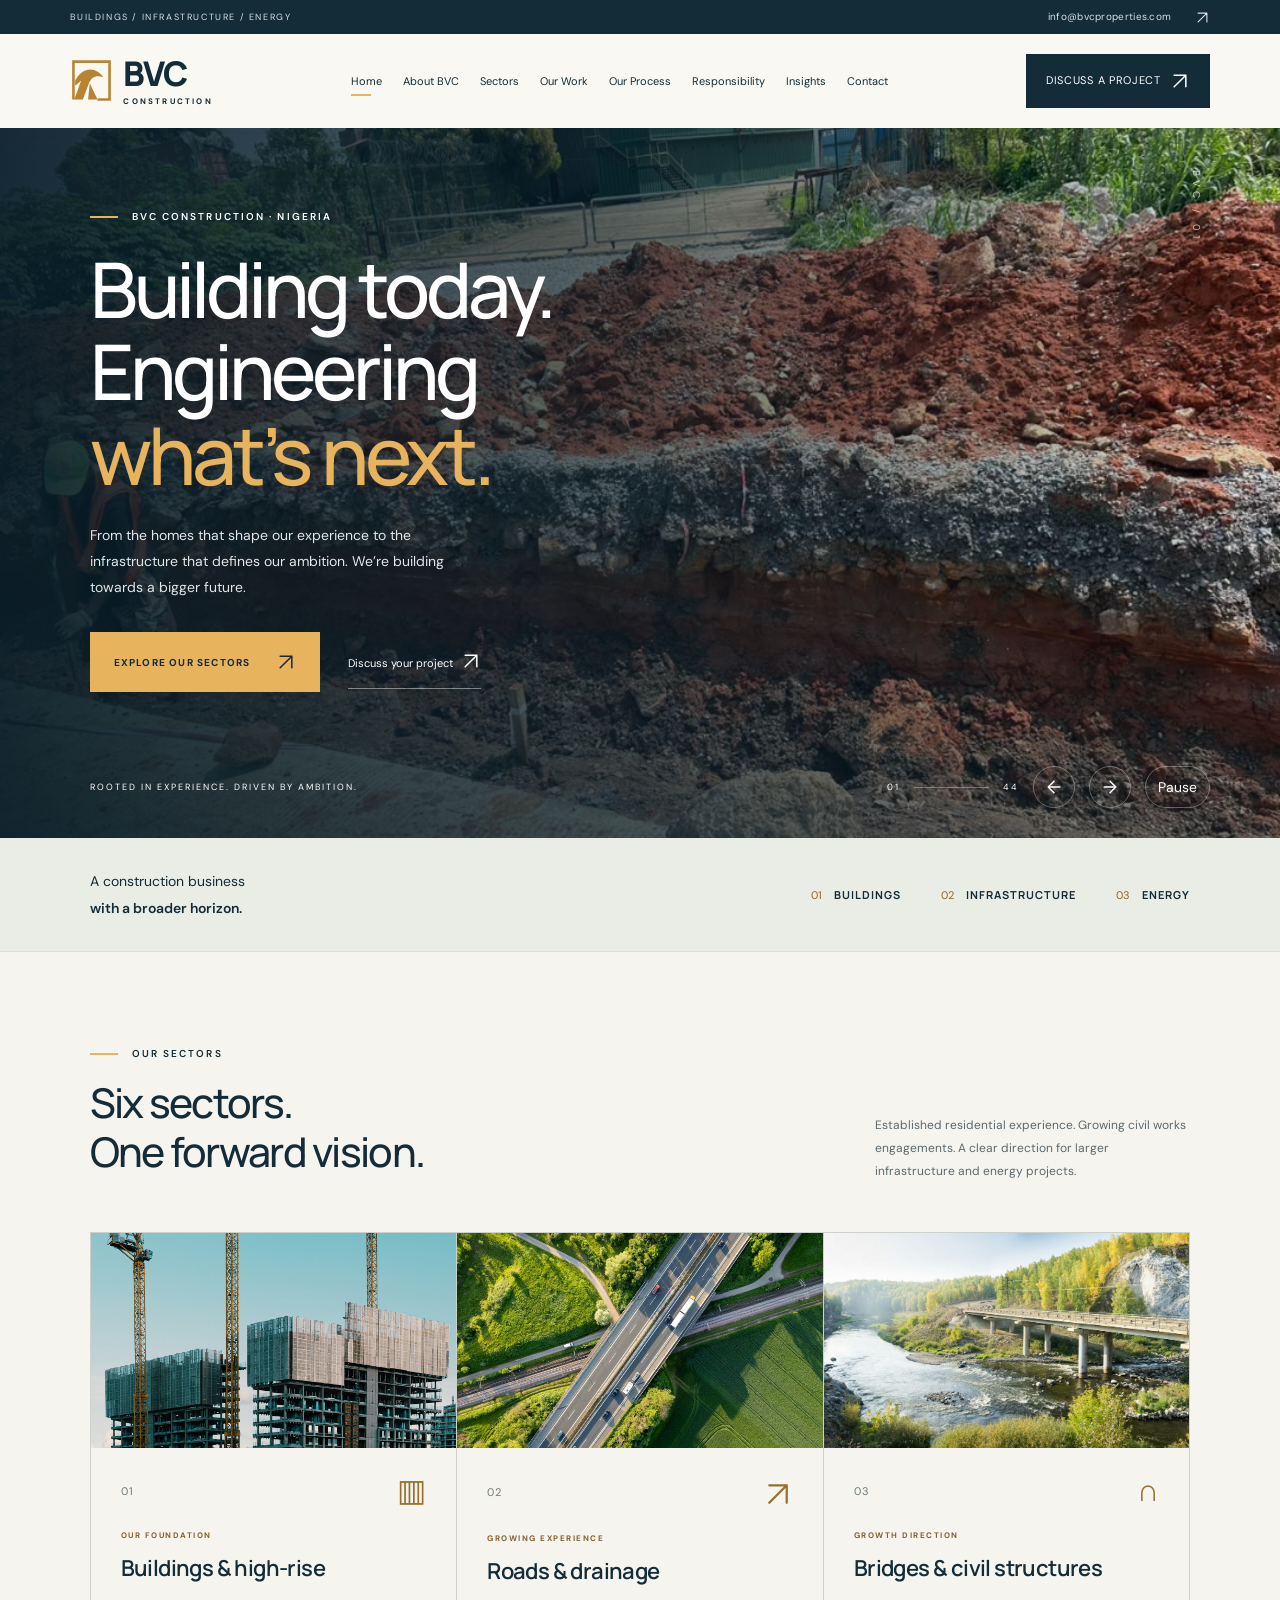
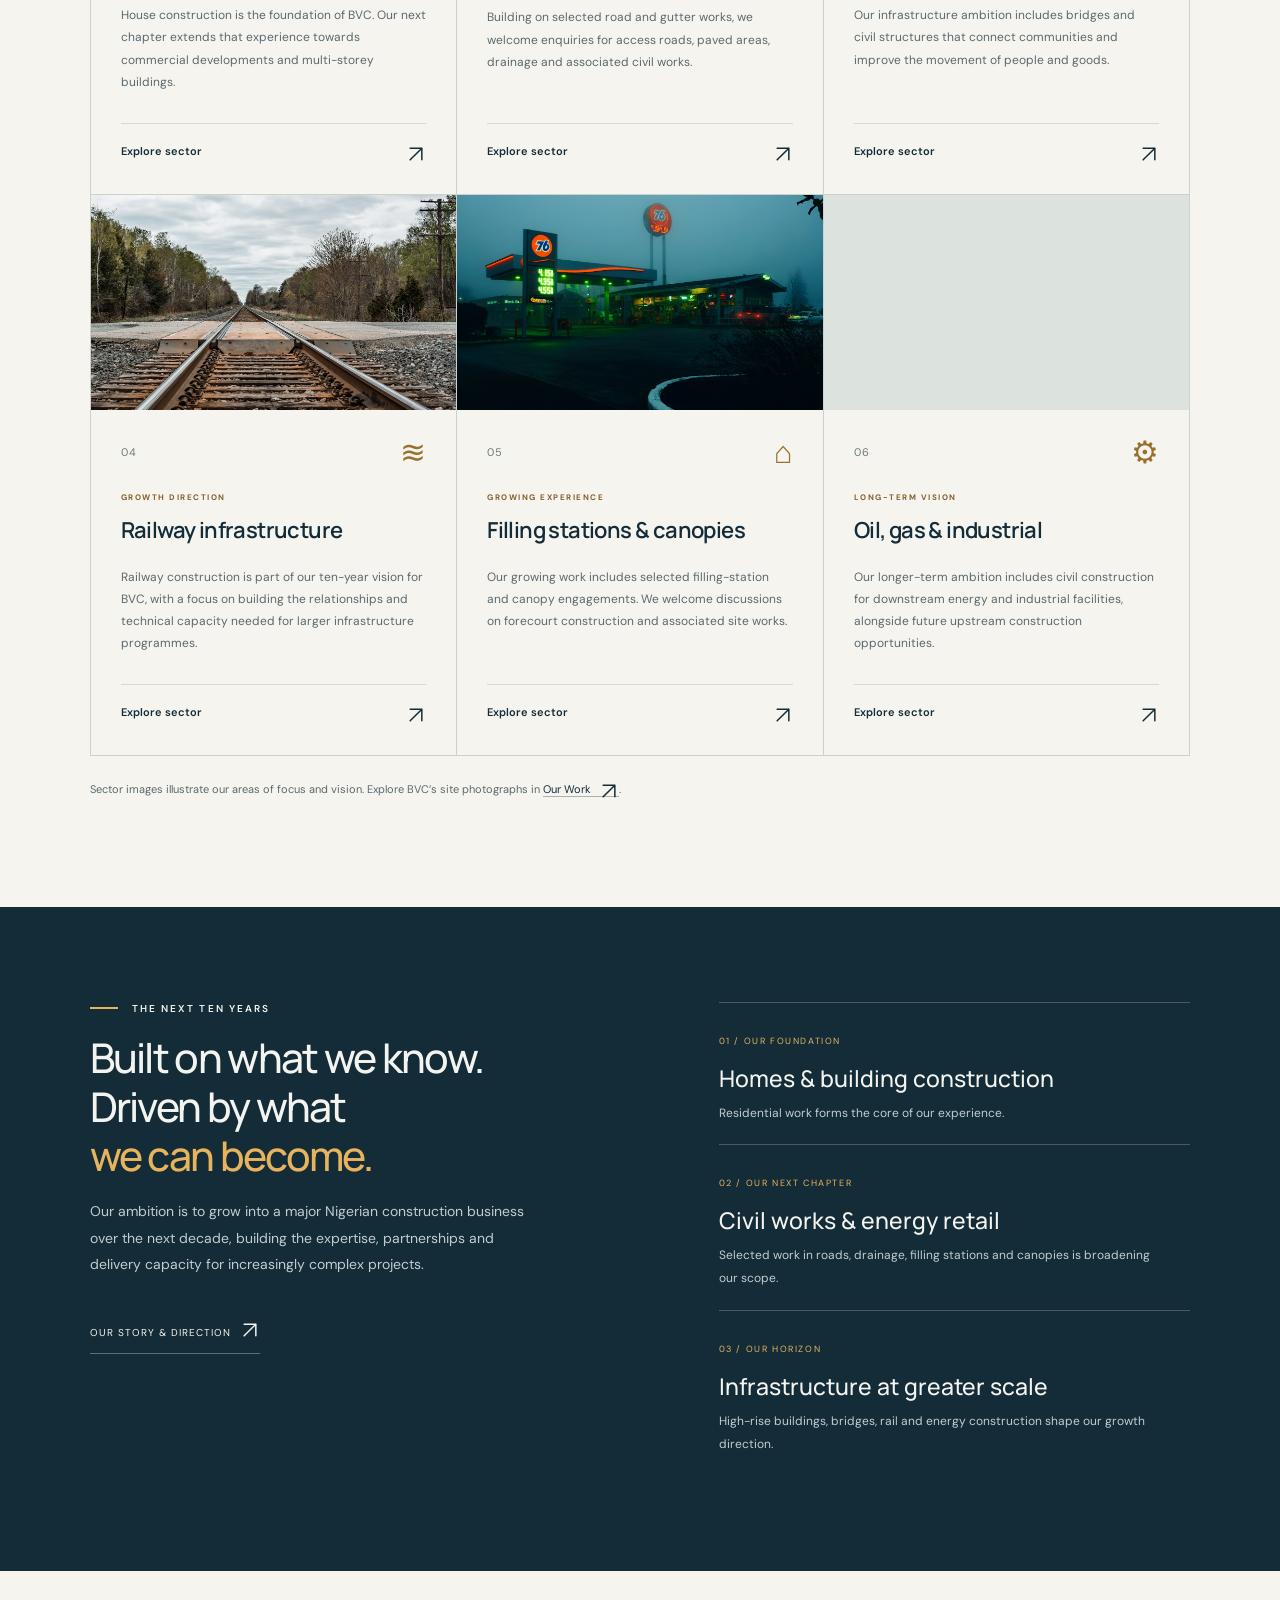
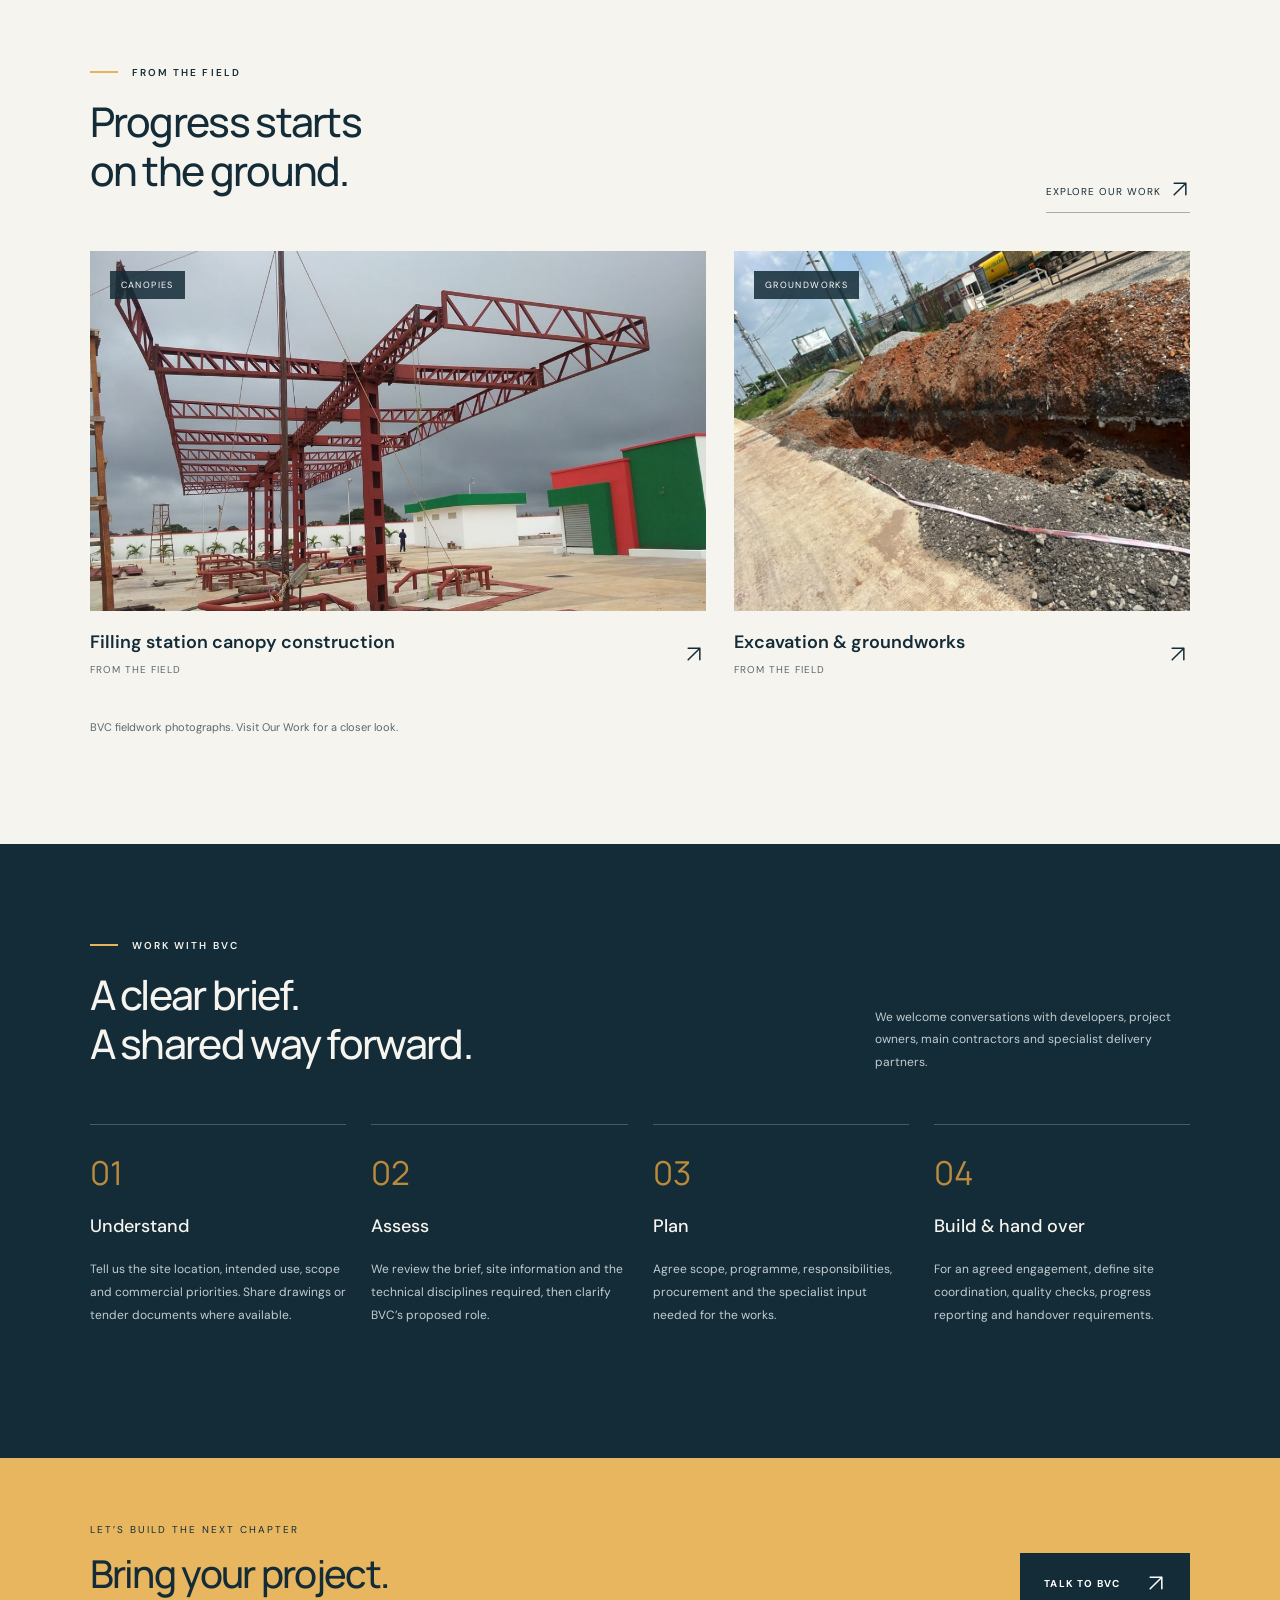
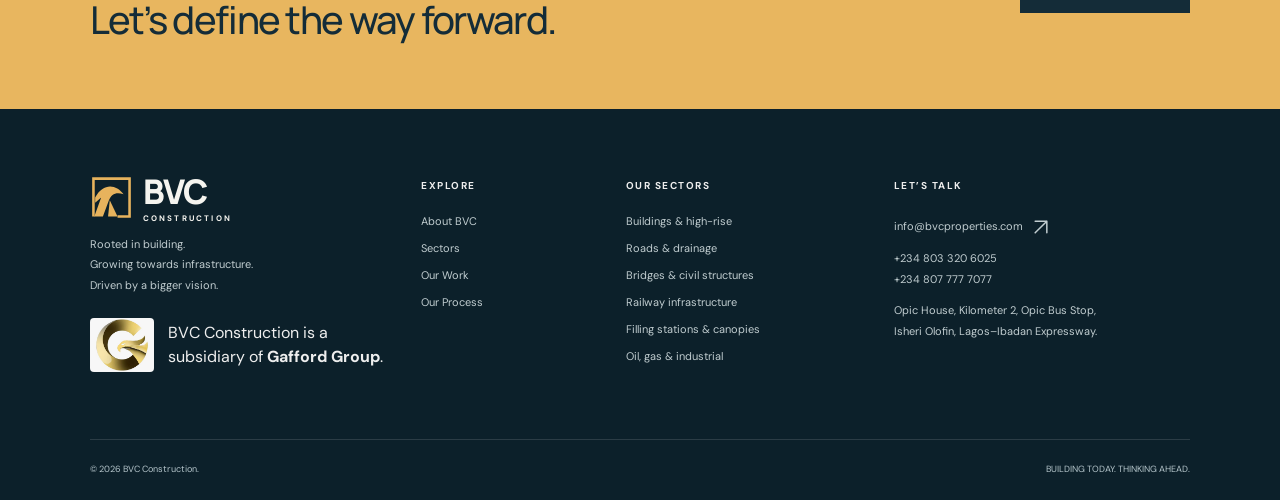
<file: index.html>
<!doctype html><html lang="en"><head><meta charset="UTF-8"><meta name="viewport" content="width=device-width, initial-scale=1"><meta name="theme-color" content="#142c38"><meta name="description" content="BVC Construction: established residential experience, growing civil works engagements and a ten-year vision for buildings, infrastructure and energy construction in Nigeria."><title>Buildings, Infrastructure & Energy | BVC Construction</title><link rel="icon" href="data:image/svg+xml,%3Csvg xmlns='http://www.w3.org/2000/svg' viewBox='0 0 40 40'%3E%3Crect width='40' height='40' fill='%23142c38'/%3E%3Ctext x='8' y='29' fill='%23e8b14d' font-size='28' font-family='serif'%3EB%3C/text%3E%3C/svg%3E"><link rel="stylesheet" href="style.css"><script src="app.js" defer></script></head><body><a class="skip-link" href="#main-content">Skip to content</a><div id="app"></div><noscript>Please enable JavaScript to explore BVC Construction. Contact info@bvcproperties.com for enquiries.</noscript></body></html>
</file>
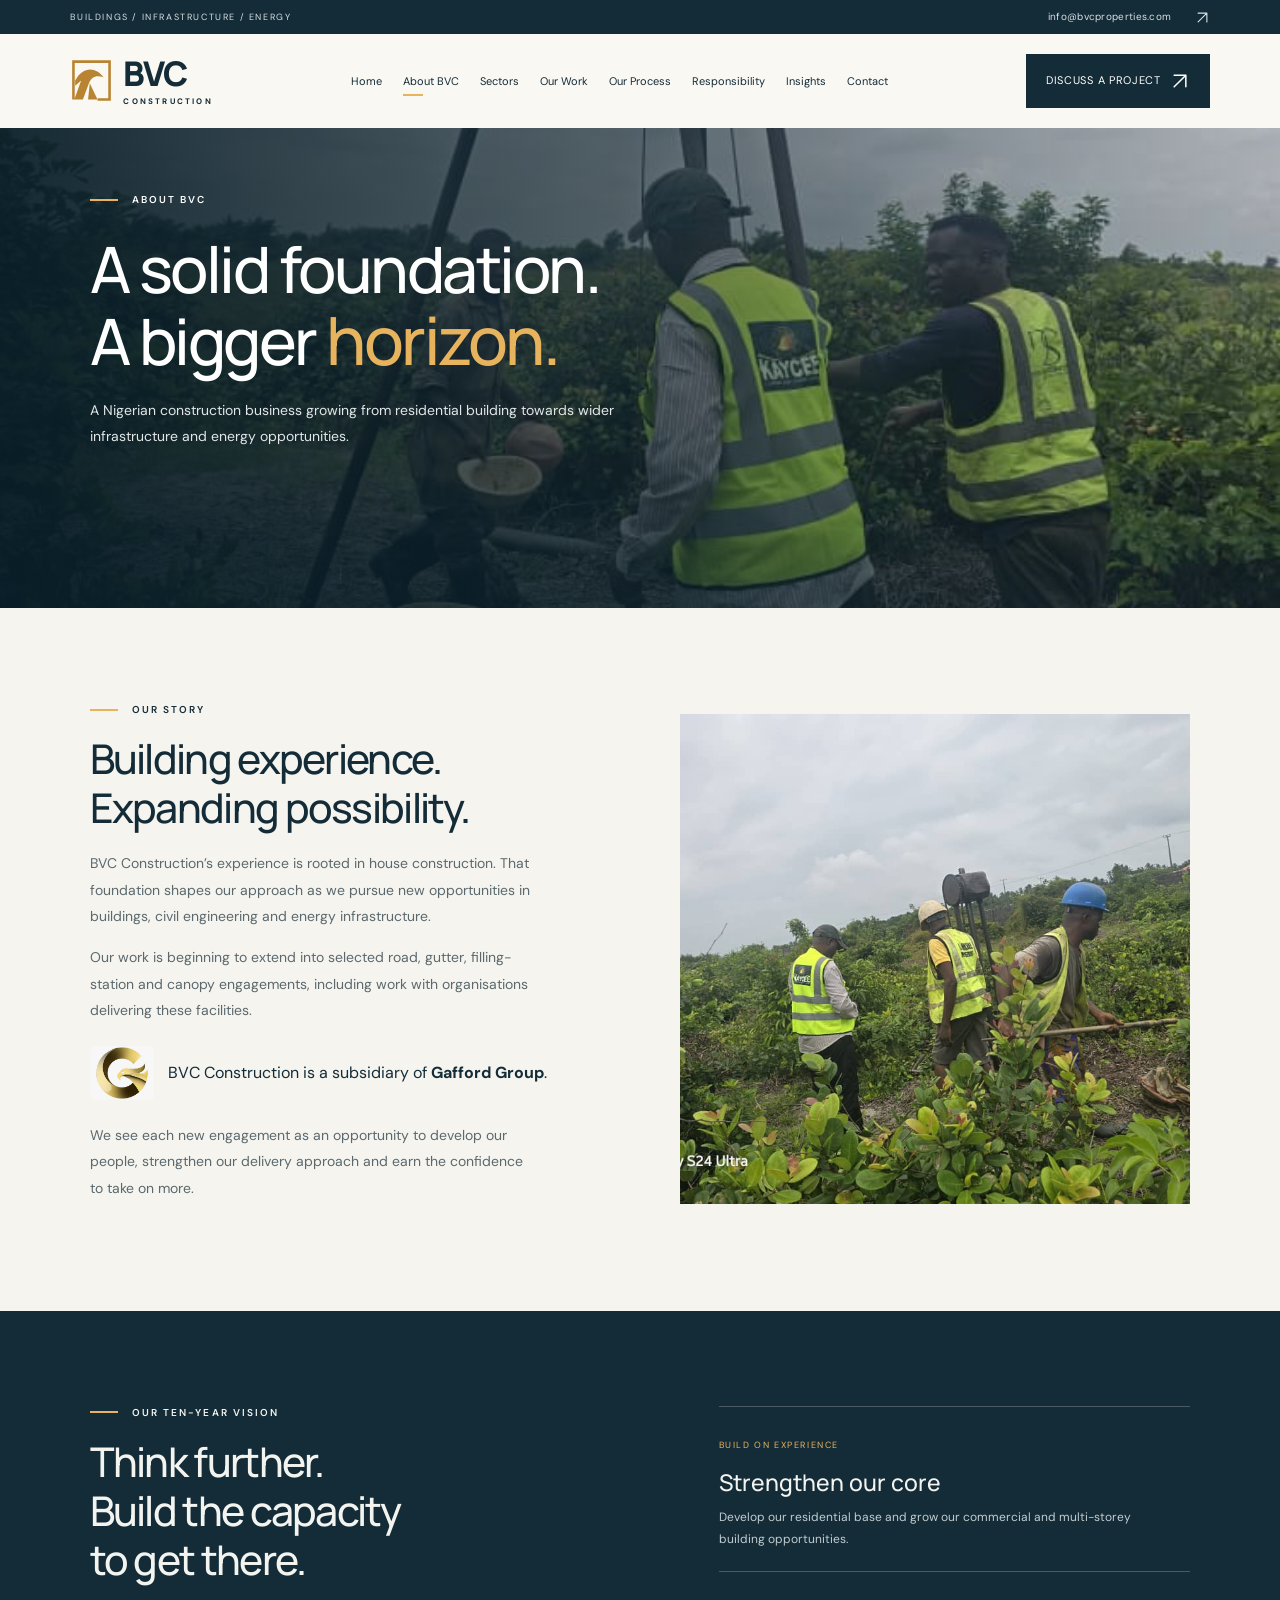
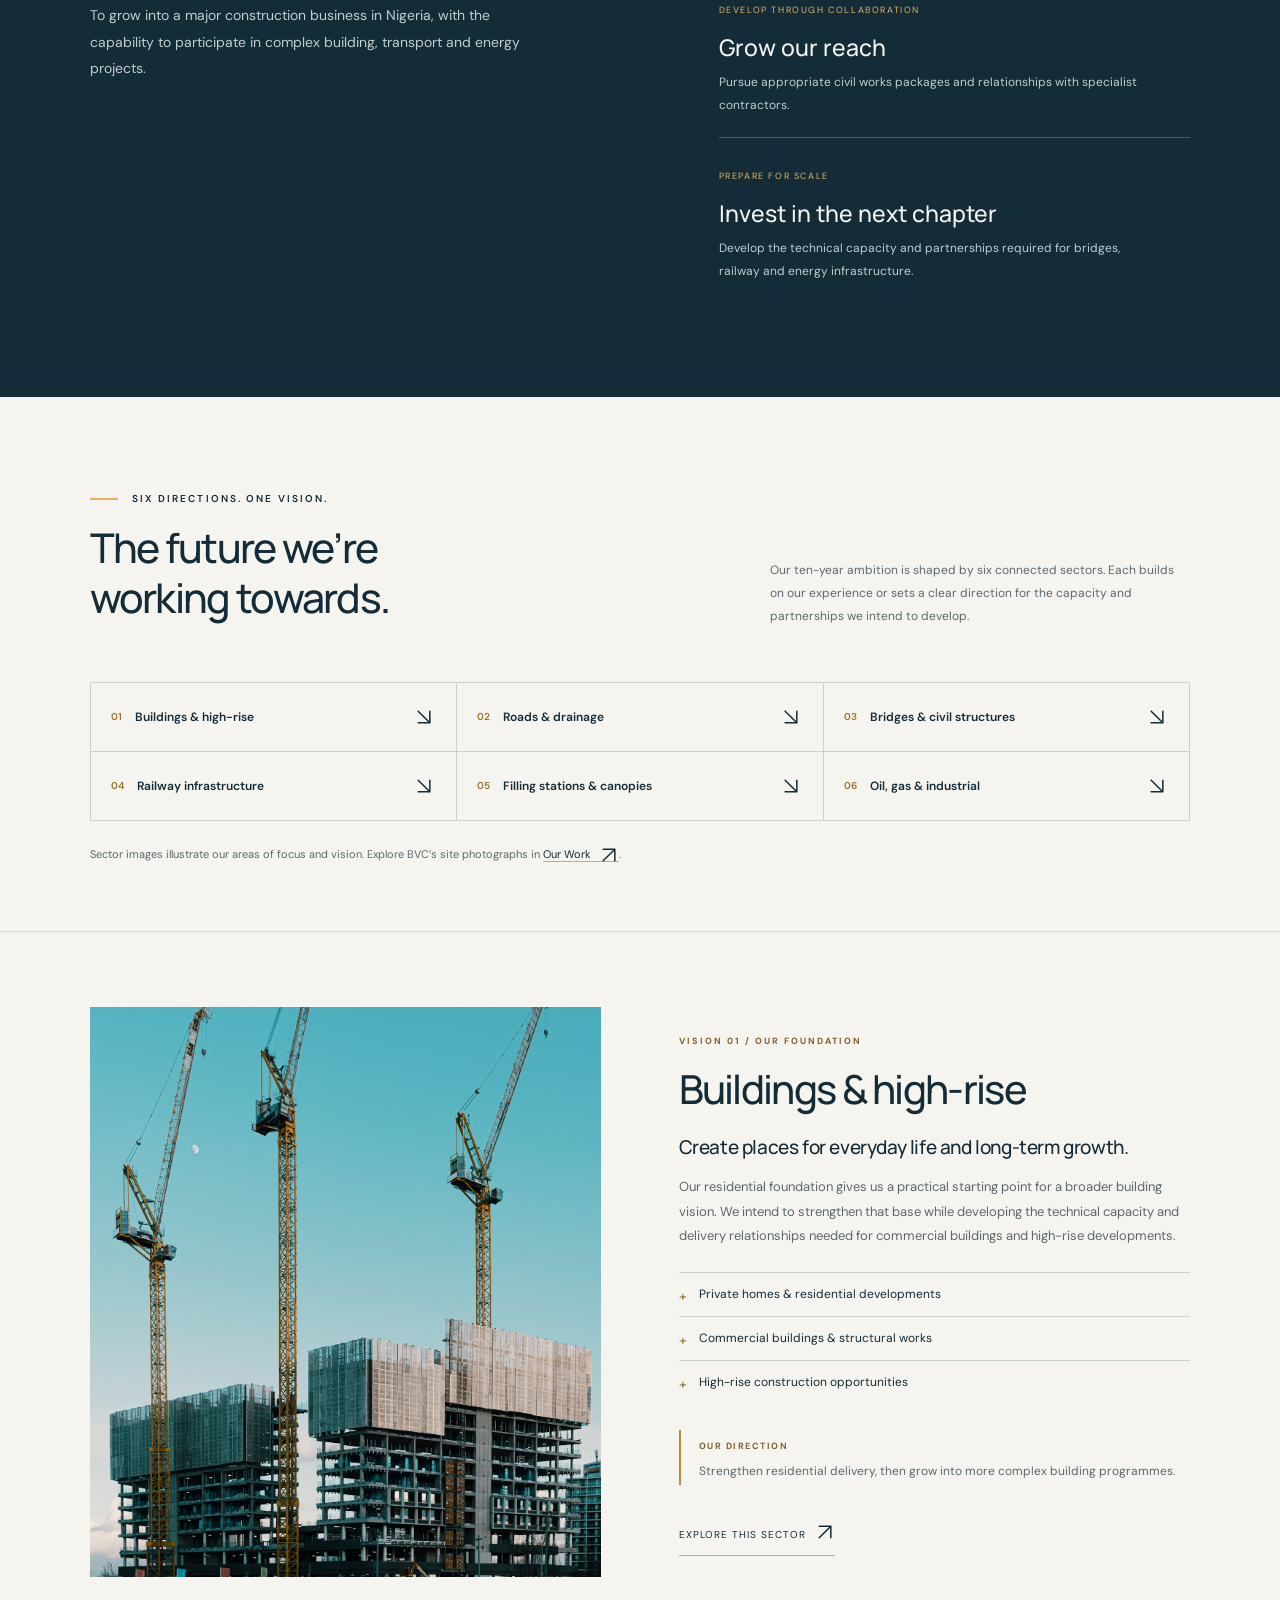
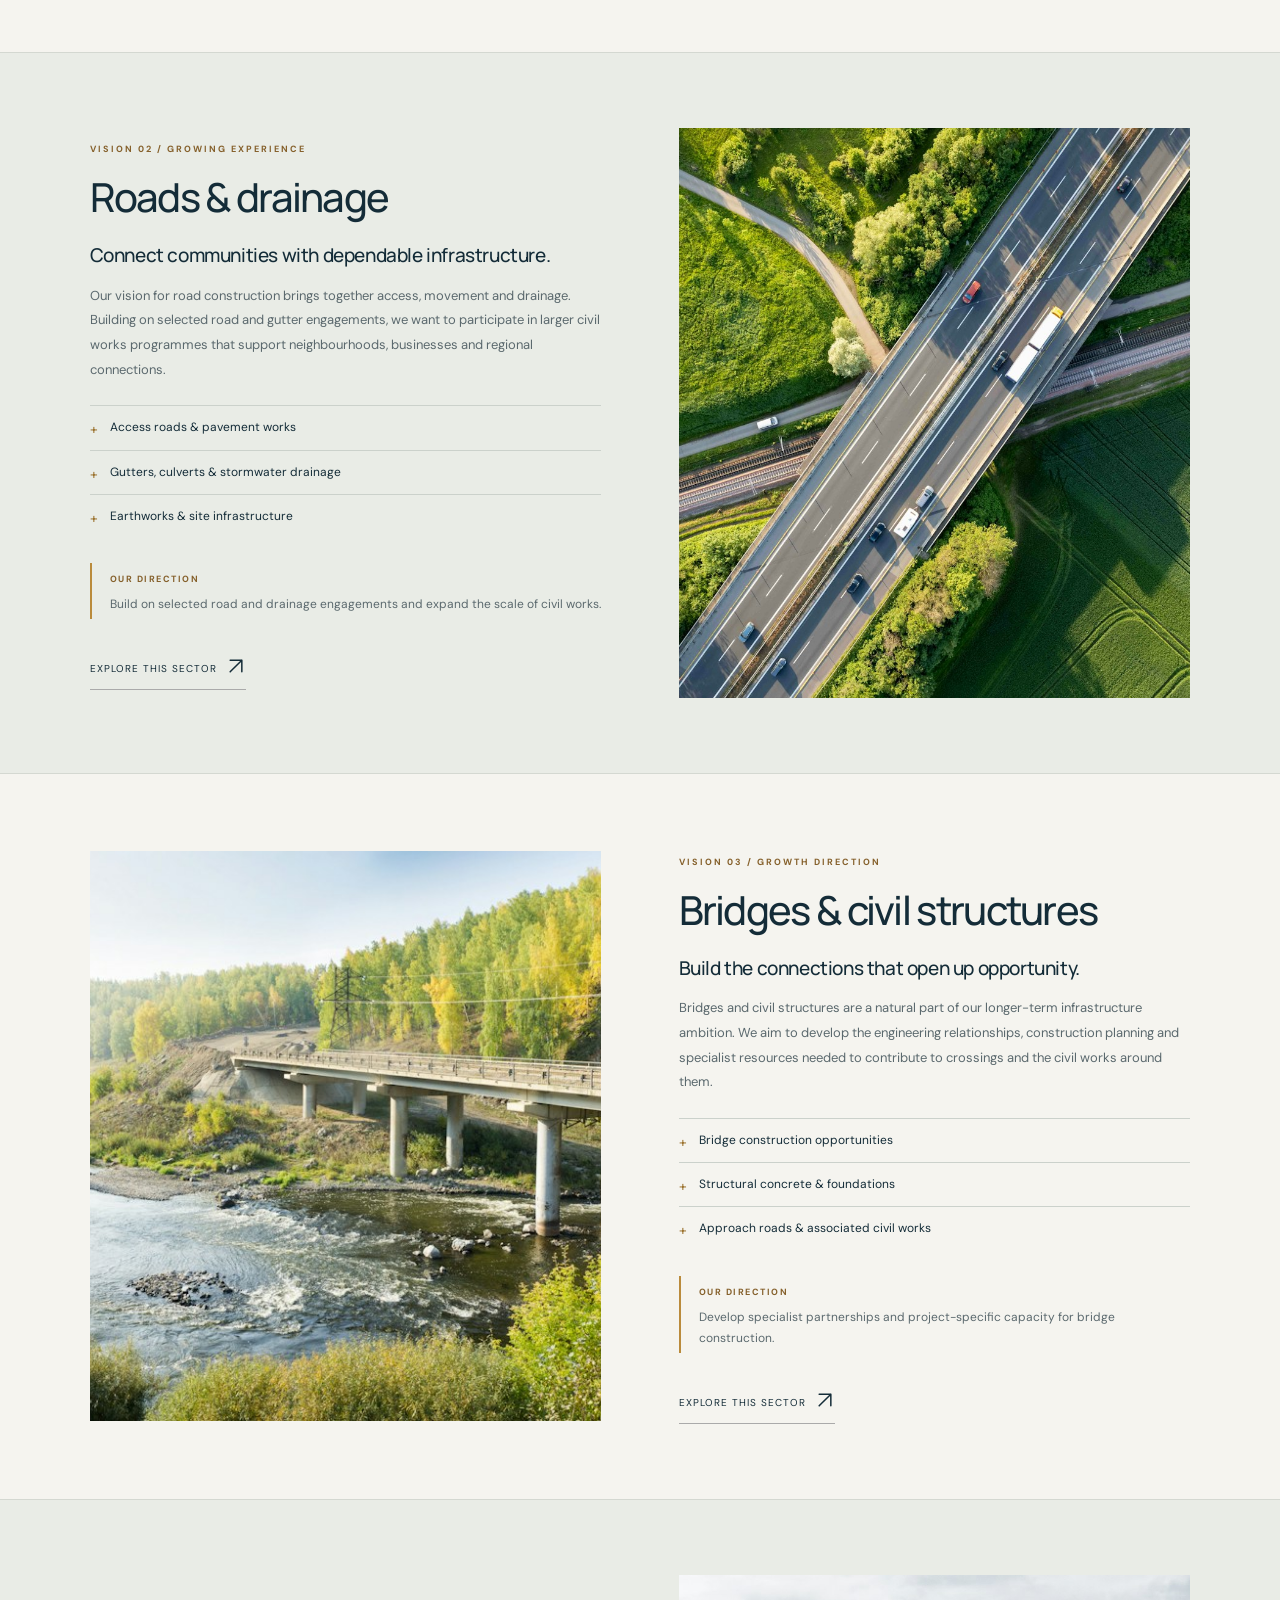
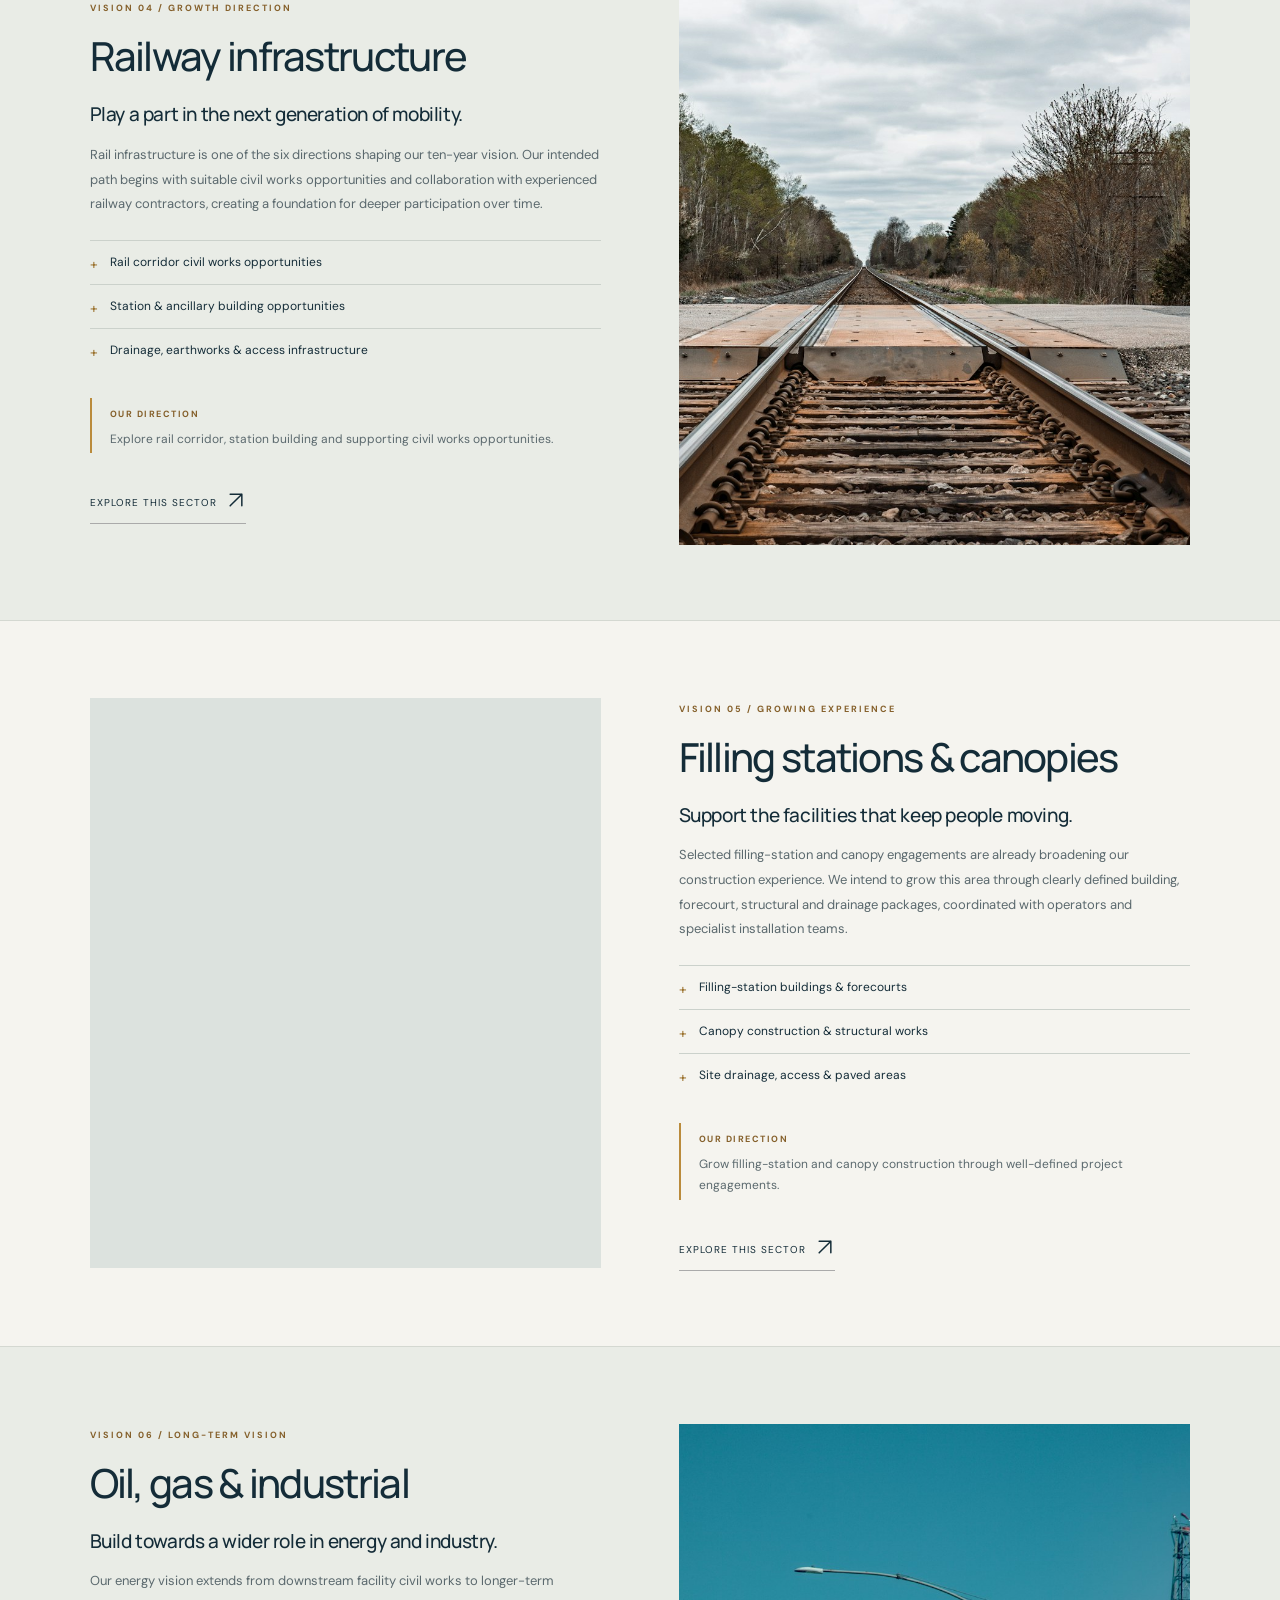
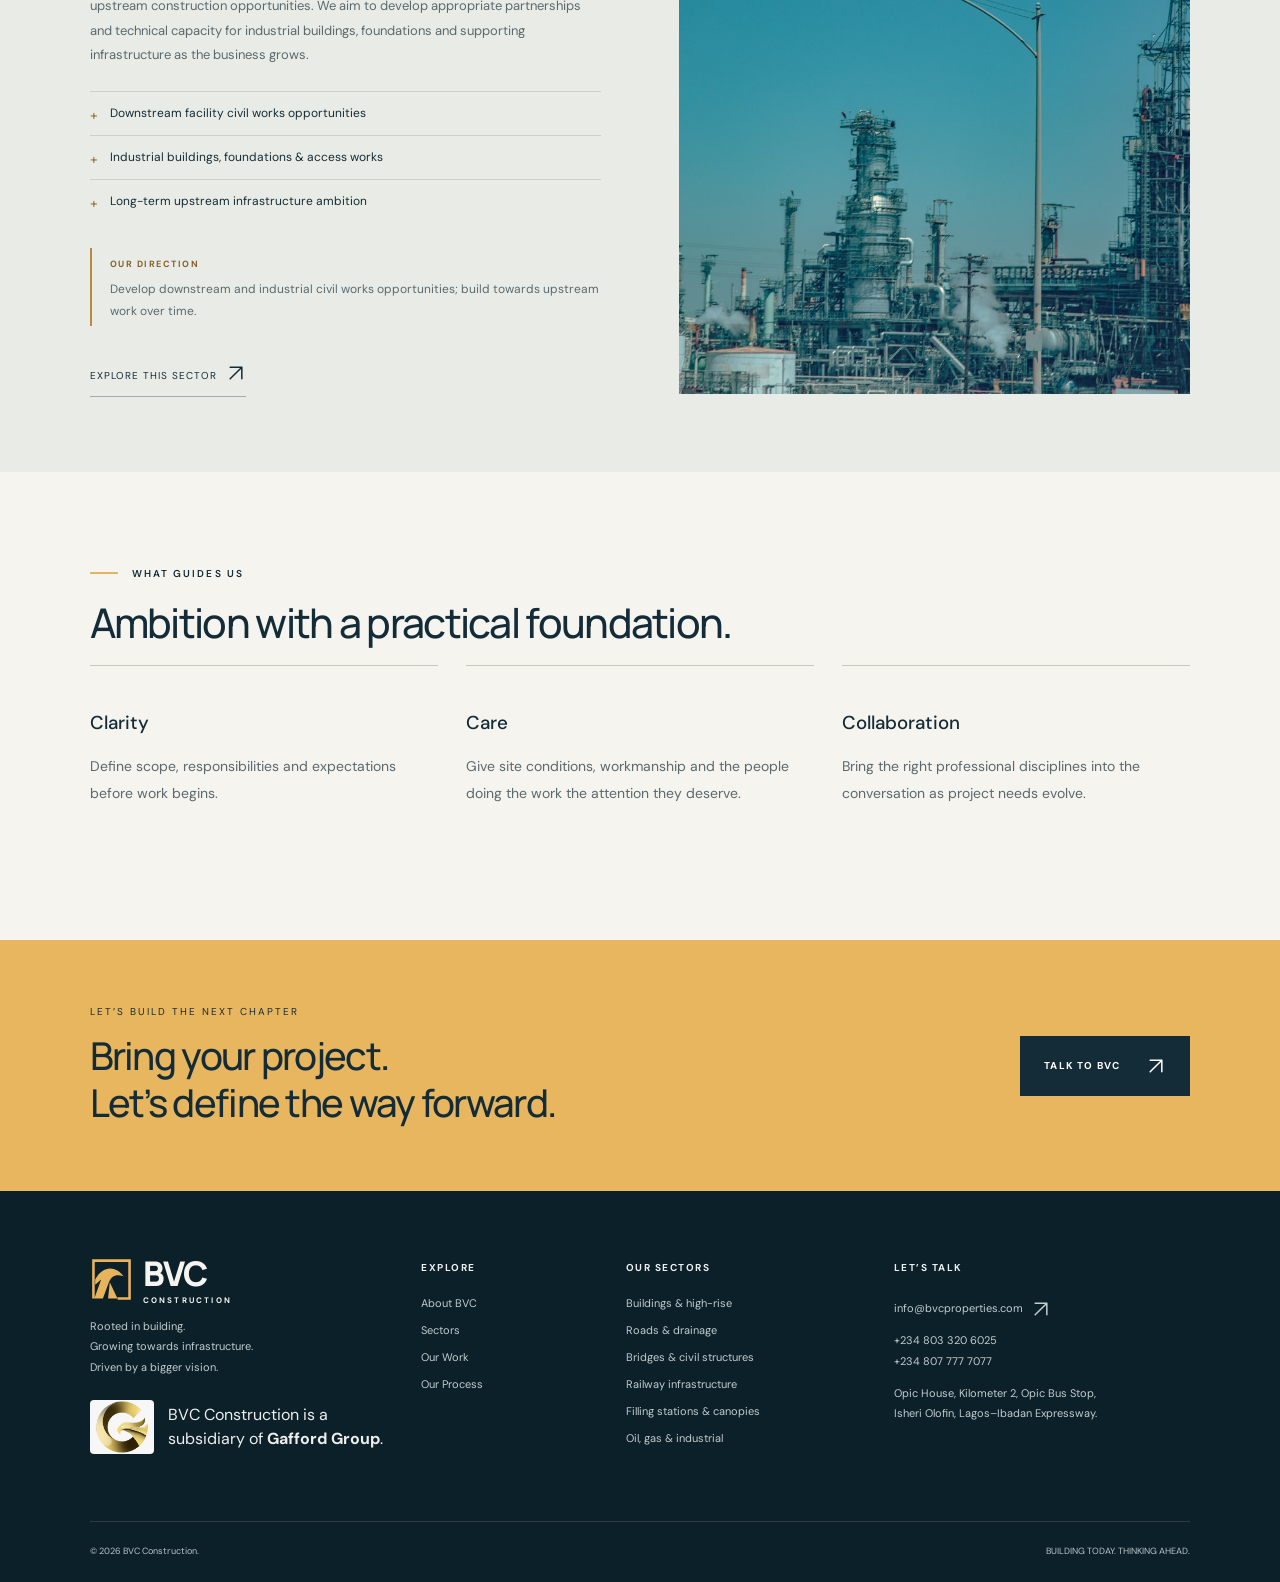
<file: about.html>
<!doctype html><html lang="en"><head><meta charset="UTF-8"><meta name="viewport" content="width=device-width, initial-scale=1"><meta name="theme-color" content="#142c38"><meta name="description" content="BVC Construction: established residential experience, growing civil works engagements and a ten-year vision for buildings, infrastructure and energy construction in Nigeria."><title>About BVC | BVC Construction</title><link rel="icon" href="data:image/svg+xml,%3Csvg xmlns='http://www.w3.org/2000/svg' viewBox='0 0 40 40'%3E%3Crect width='40' height='40' fill='%23142c38'/%3E%3Ctext x='8' y='29' fill='%23e8b14d' font-size='28' font-family='serif'%3EB%3C/text%3E%3C/svg%3E"><link rel="stylesheet" href="style.css"><script src="app.js" defer></script></head><body><a class="skip-link" href="#main-content">Skip to content</a><div id="app"></div><noscript>Please enable JavaScript to explore BVC Construction. Contact info@bvcproperties.com for enquiries.</noscript></body></html>
</file>
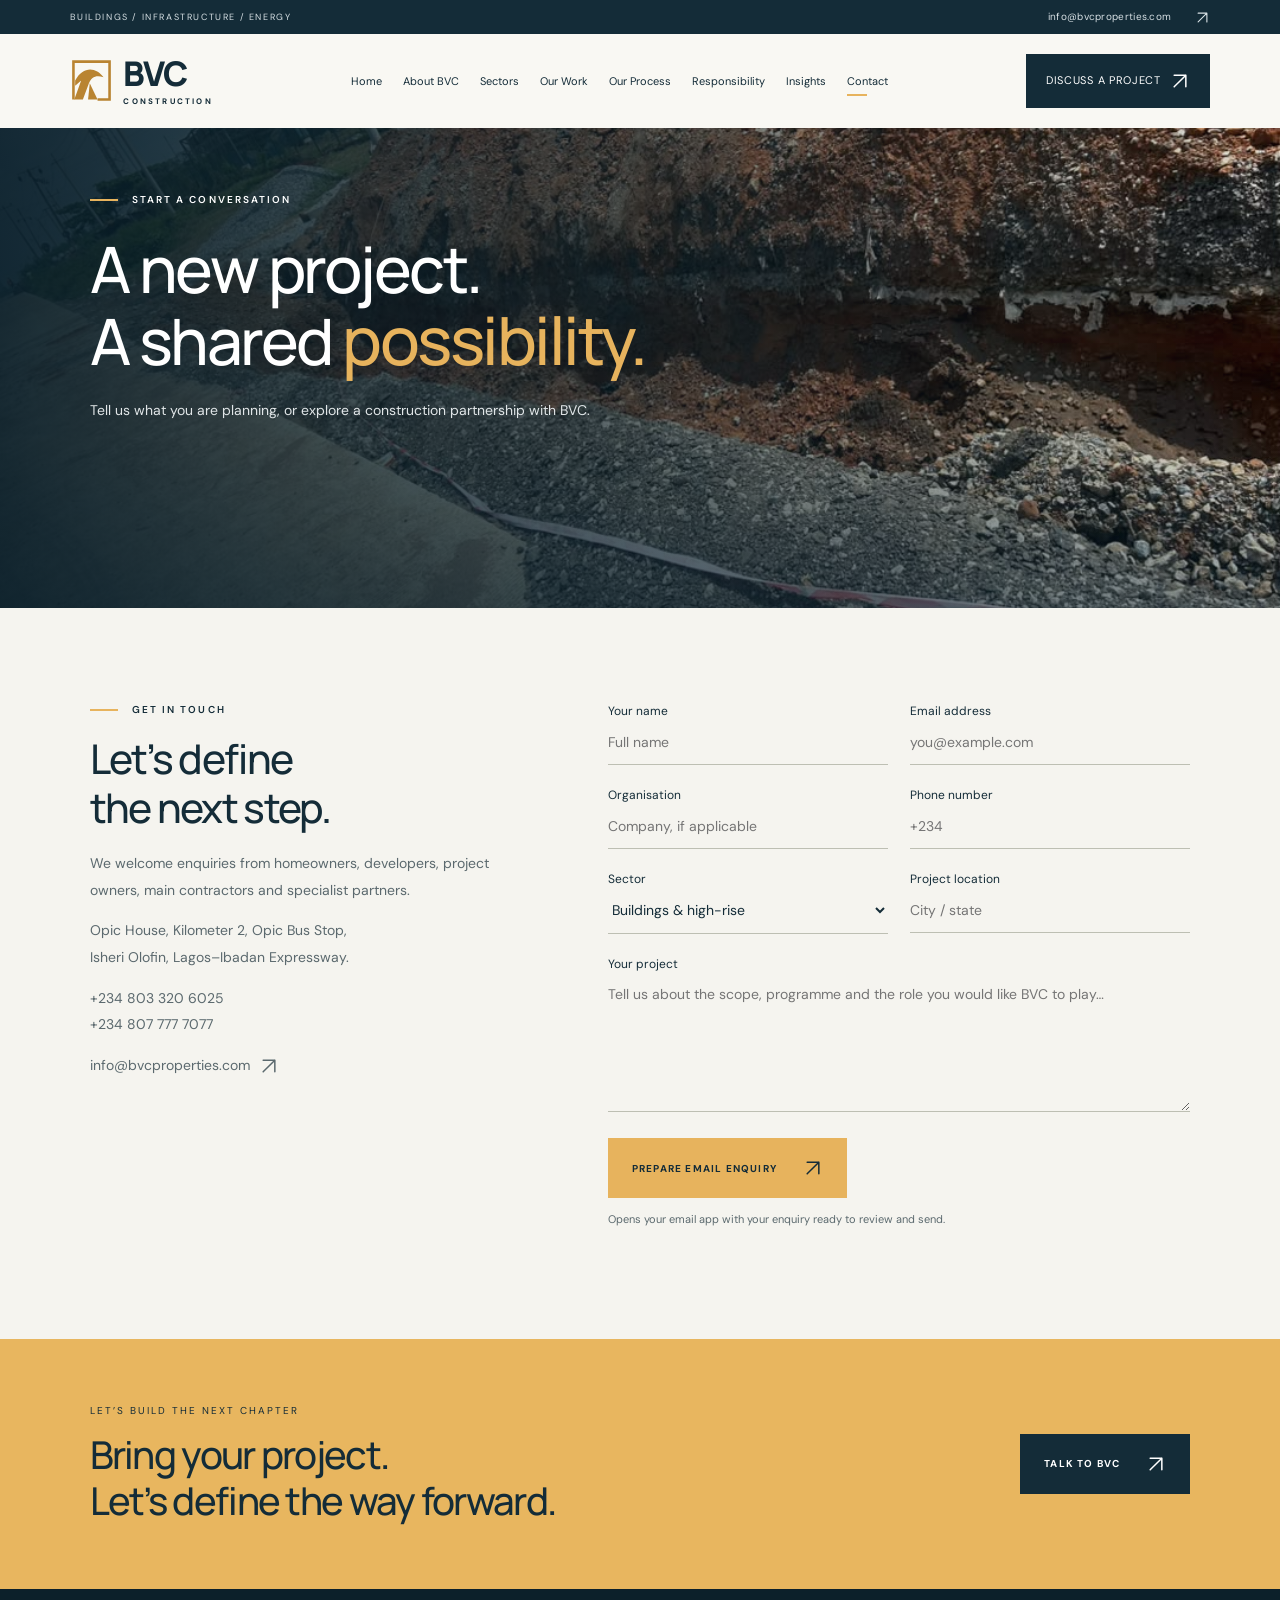
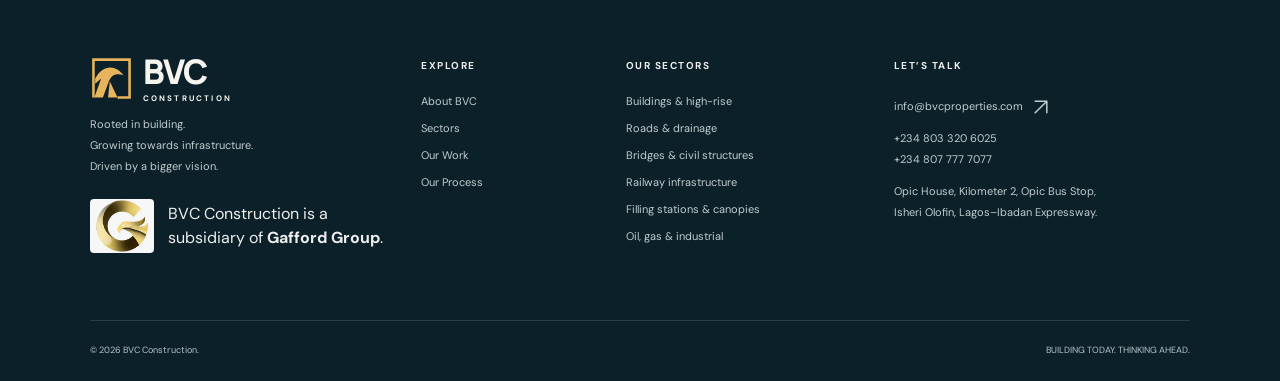
<file: contact.html>
<!doctype html><html lang="en"><head><meta charset="UTF-8"><meta name="viewport" content="width=device-width, initial-scale=1"><meta name="theme-color" content="#142c38"><meta name="description" content="BVC Construction: established residential experience, growing civil works engagements and a ten-year vision for buildings, infrastructure and energy construction in Nigeria."><title>Discuss Your Project | BVC Construction</title><link rel="icon" href="data:image/svg+xml,%3Csvg xmlns='http://www.w3.org/2000/svg' viewBox='0 0 40 40'%3E%3Crect width='40' height='40' fill='%23142c38'/%3E%3Ctext x='8' y='29' fill='%23e8b14d' font-size='28' font-family='serif'%3EB%3C/text%3E%3C/svg%3E"><link rel="stylesheet" href="style.css"><script src="app.js" defer></script></head><body><a class="skip-link" href="#main-content">Skip to content</a><div id="app"></div><noscript>Please enable JavaScript to explore BVC Construction. Contact info@bvcproperties.com for enquiries.</noscript></body></html>
</file>
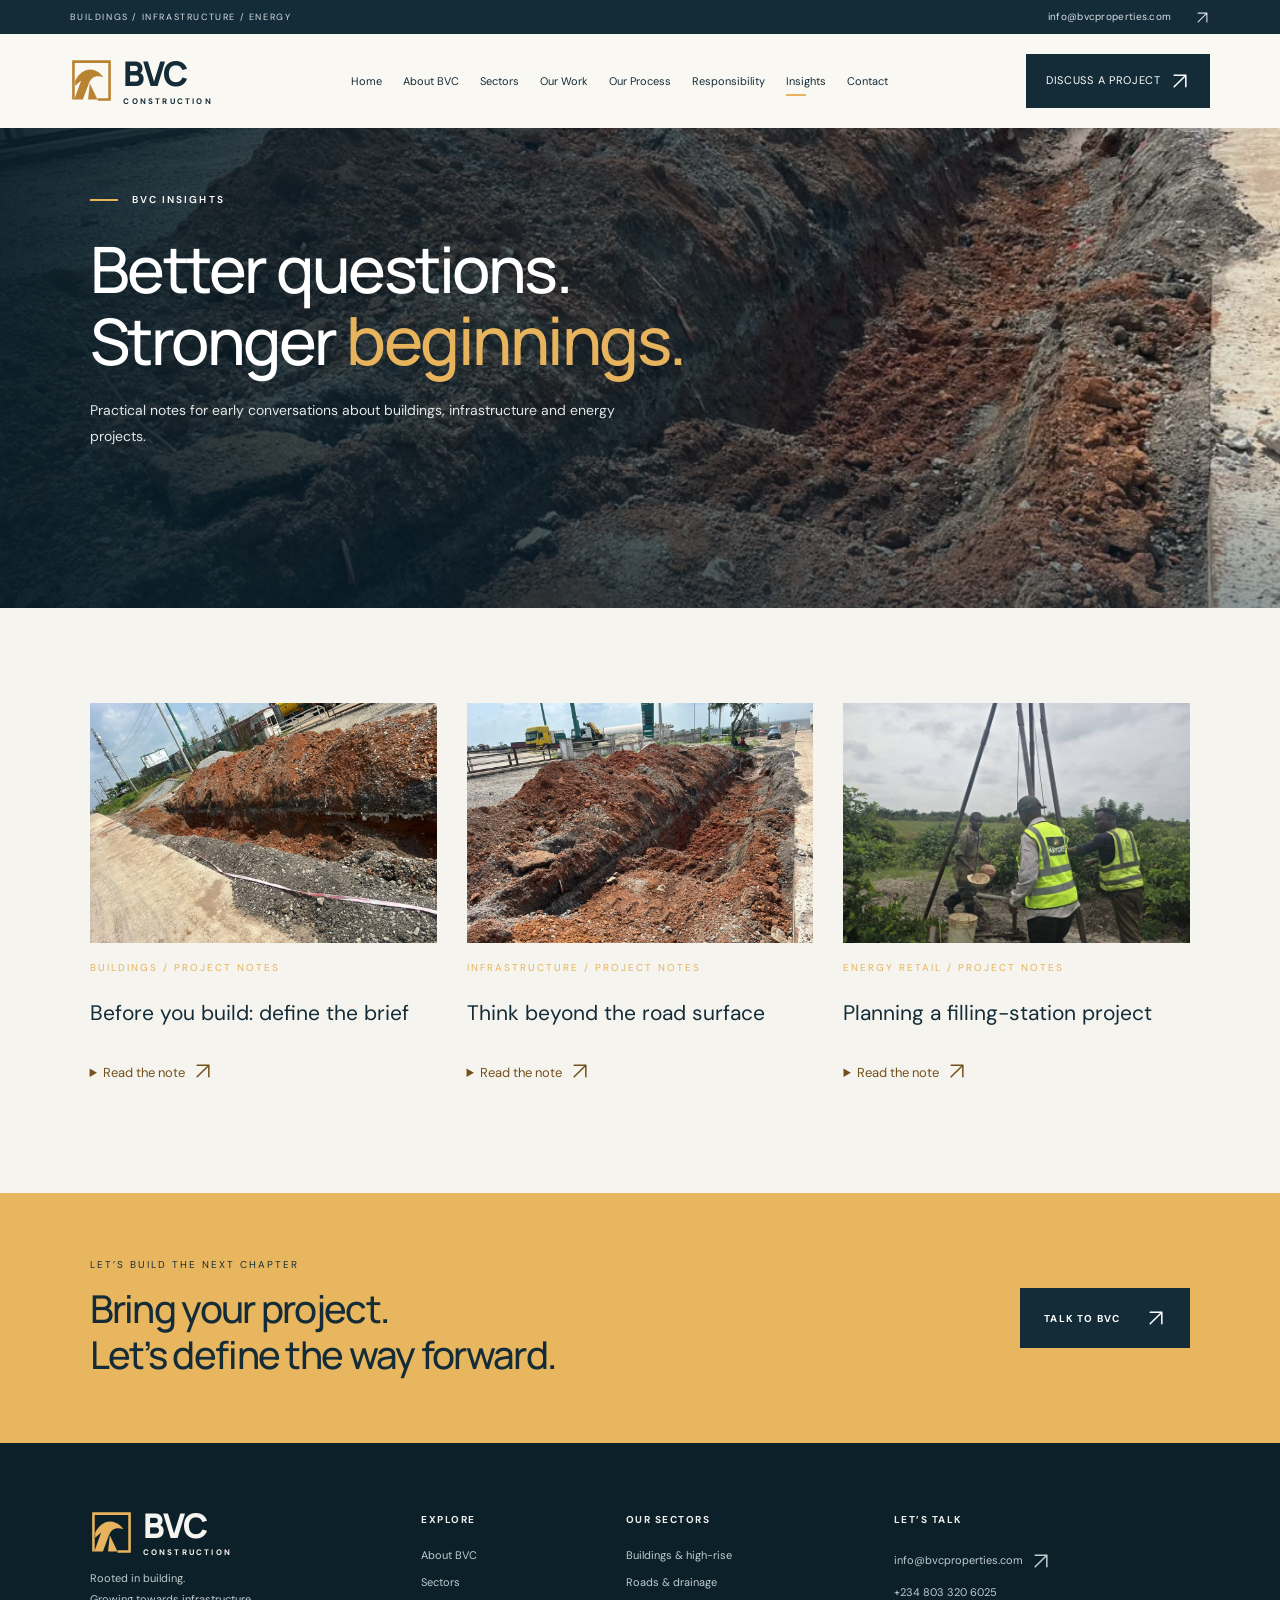
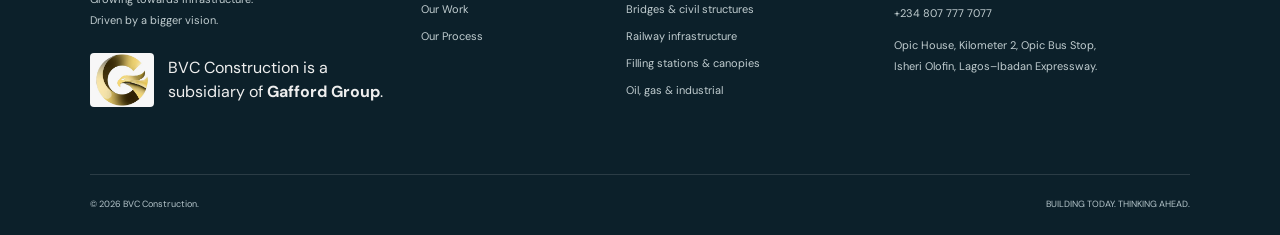
<file: journal.html>
<!doctype html><html lang="en"><head><meta charset="UTF-8"><meta name="viewport" content="width=device-width, initial-scale=1"><meta name="theme-color" content="#142c38"><meta name="description" content="BVC Construction: established residential experience, growing civil works engagements and a ten-year vision for buildings, infrastructure and energy construction in Nigeria."><title>Construction Insights | BVC Construction</title><link rel="icon" href="data:image/svg+xml,%3Csvg xmlns='http://www.w3.org/2000/svg' viewBox='0 0 40 40'%3E%3Crect width='40' height='40' fill='%23142c38'/%3E%3Ctext x='8' y='29' fill='%23e8b14d' font-size='28' font-family='serif'%3EB%3C/text%3E%3C/svg%3E"><link rel="stylesheet" href="style.css"><script src="app.js" defer></script></head><body><a class="skip-link" href="#main-content">Skip to content</a><div id="app"></div><noscript>Please enable JavaScript to explore BVC Construction. Contact info@bvcproperties.com for enquiries.</noscript></body></html>
</file>
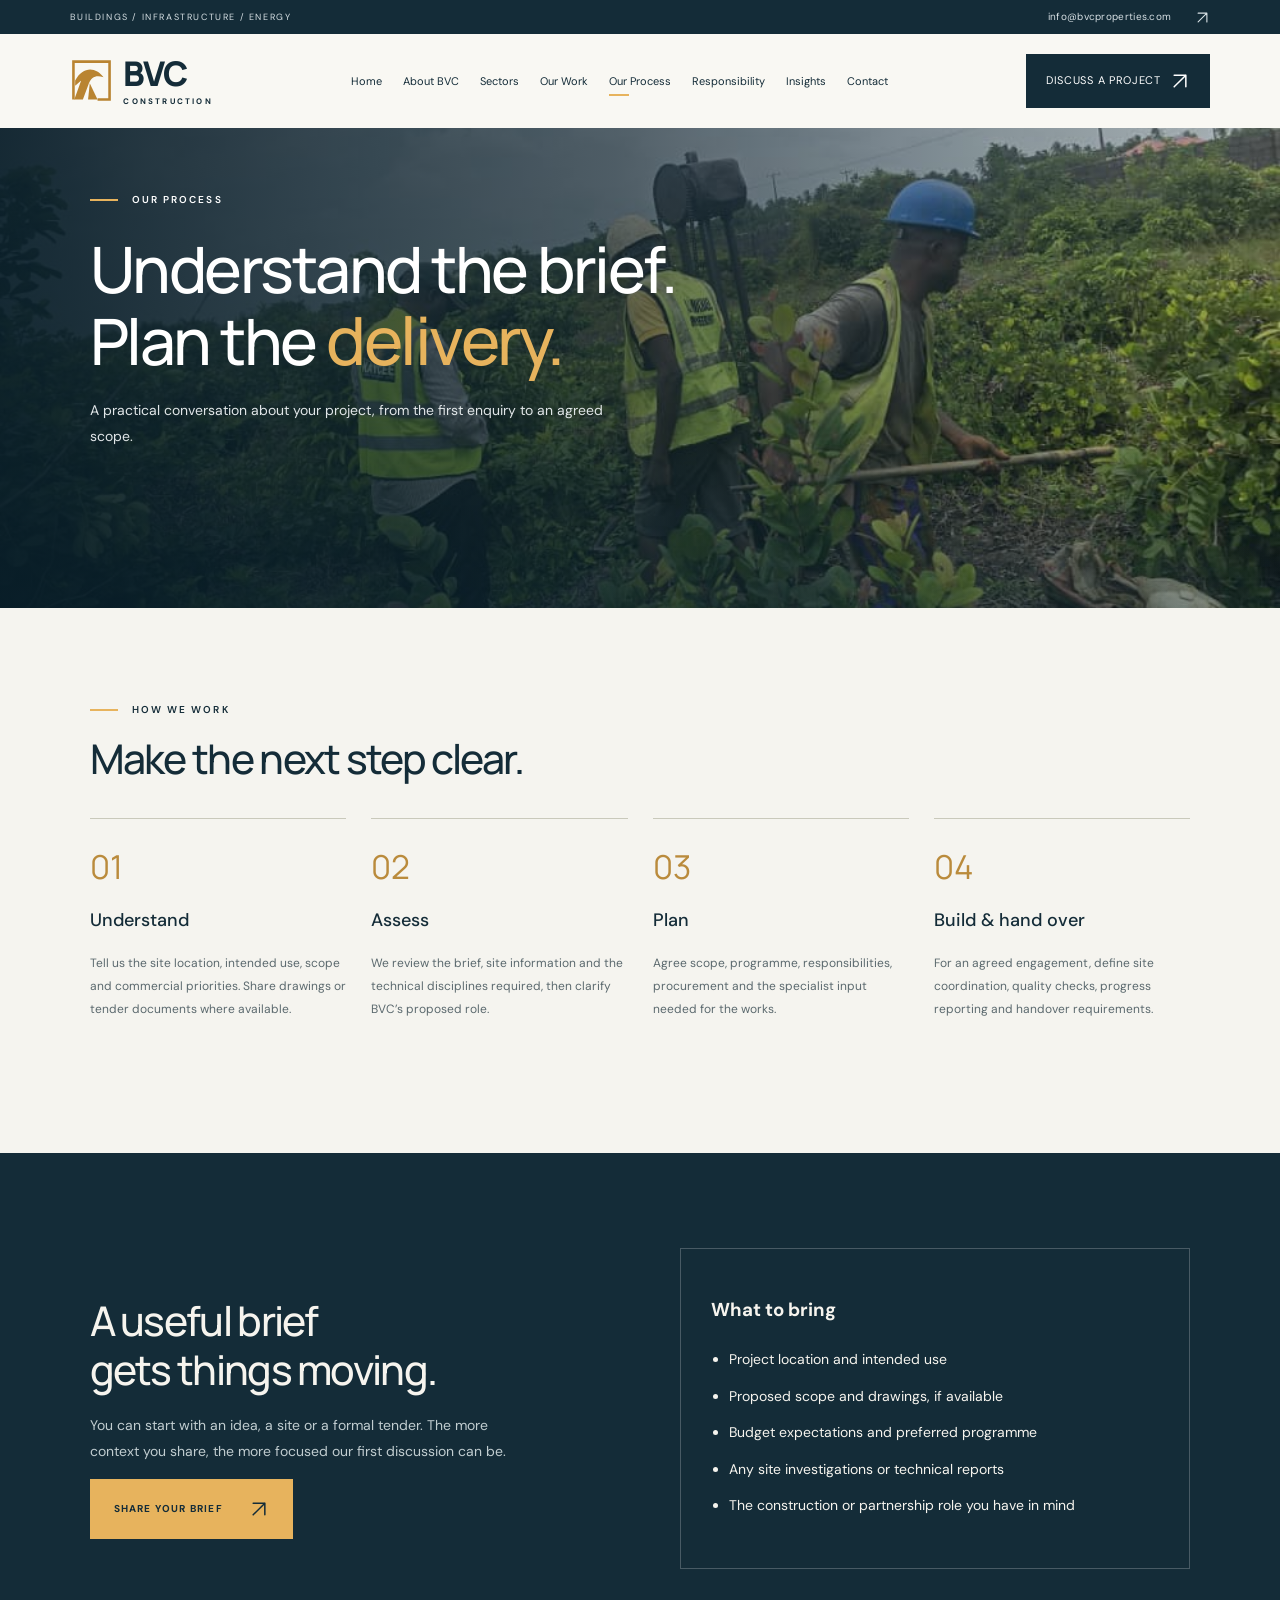
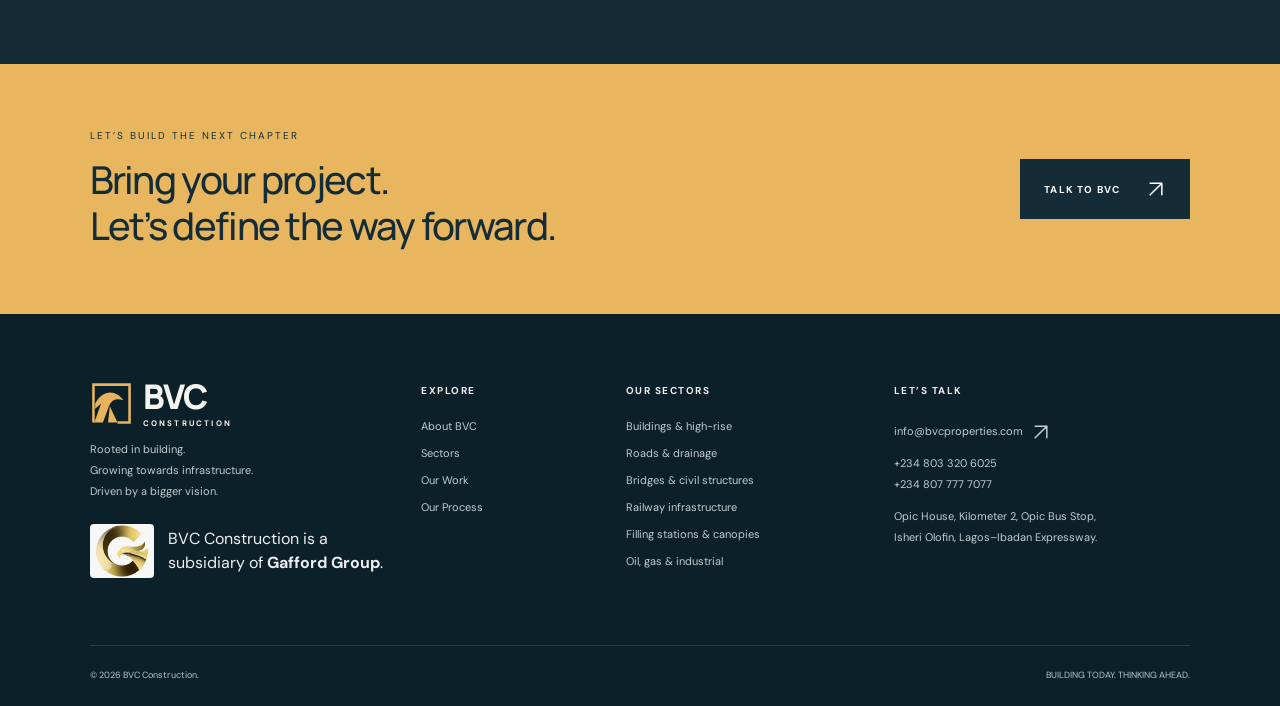
<file: process.html>
<!doctype html><html lang="en"><head><meta charset="UTF-8"><meta name="viewport" content="width=device-width, initial-scale=1"><meta name="theme-color" content="#142c38"><meta name="description" content="BVC Construction: established residential experience, growing civil works engagements and a ten-year vision for buildings, infrastructure and energy construction in Nigeria."><title>Our Process | BVC Construction</title><link rel="icon" href="data:image/svg+xml,%3Csvg xmlns='http://www.w3.org/2000/svg' viewBox='0 0 40 40'%3E%3Crect width='40' height='40' fill='%23142c38'/%3E%3Ctext x='8' y='29' fill='%23e8b14d' font-size='28' font-family='serif'%3EB%3C/text%3E%3C/svg%3E"><link rel="stylesheet" href="style.css"><script src="app.js" defer></script></head><body><a class="skip-link" href="#main-content">Skip to content</a><div id="app"></div><noscript>Please enable JavaScript to explore BVC Construction. Contact info@bvcproperties.com for enquiries.</noscript></body></html>
</file>
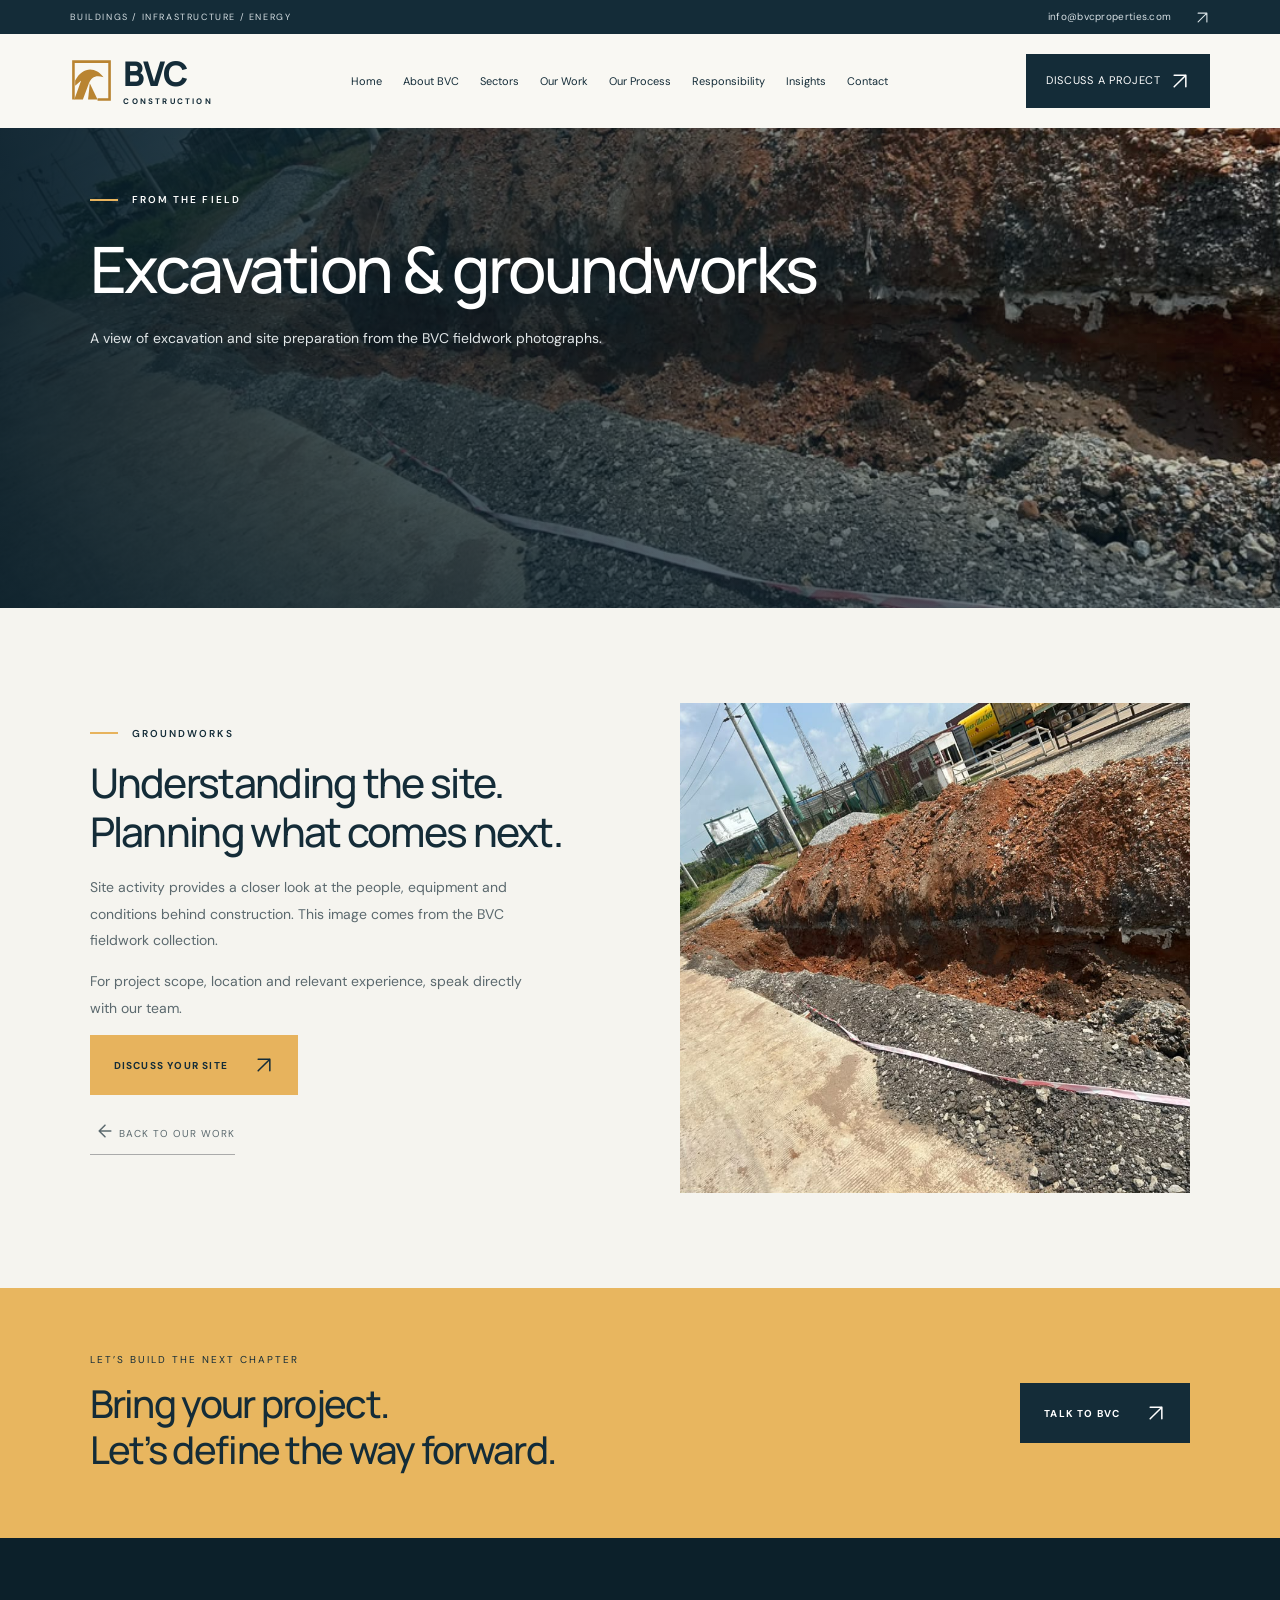
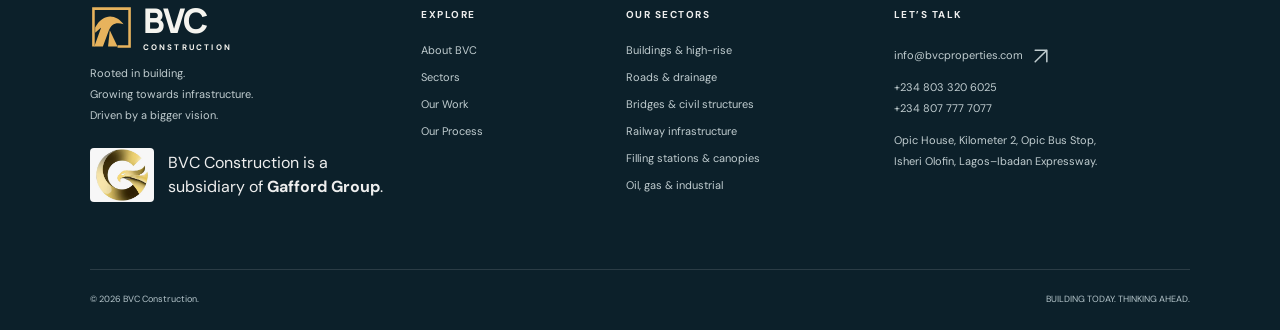
<file: project-detail.html>
<!doctype html><html lang="en"><head><meta charset="UTF-8"><meta name="viewport" content="width=device-width, initial-scale=1"><meta name="theme-color" content="#142c38"><meta name="description" content="BVC Construction: established residential experience, growing civil works engagements and a ten-year vision for buildings, infrastructure and energy construction in Nigeria."><title>From the Field | BVC Construction</title><link rel="icon" href="data:image/svg+xml,%3Csvg xmlns='http://www.w3.org/2000/svg' viewBox='0 0 40 40'%3E%3Crect width='40' height='40' fill='%23142c38'/%3E%3Ctext x='8' y='29' fill='%23e8b14d' font-size='28' font-family='serif'%3EB%3C/text%3E%3C/svg%3E"><link rel="stylesheet" href="style.css"><script src="app.js" defer></script></head><body><a class="skip-link" href="#main-content">Skip to content</a><div id="app"></div><noscript>Please enable JavaScript to explore BVC Construction. Contact info@bvcproperties.com for enquiries.</noscript></body></html>
</file>
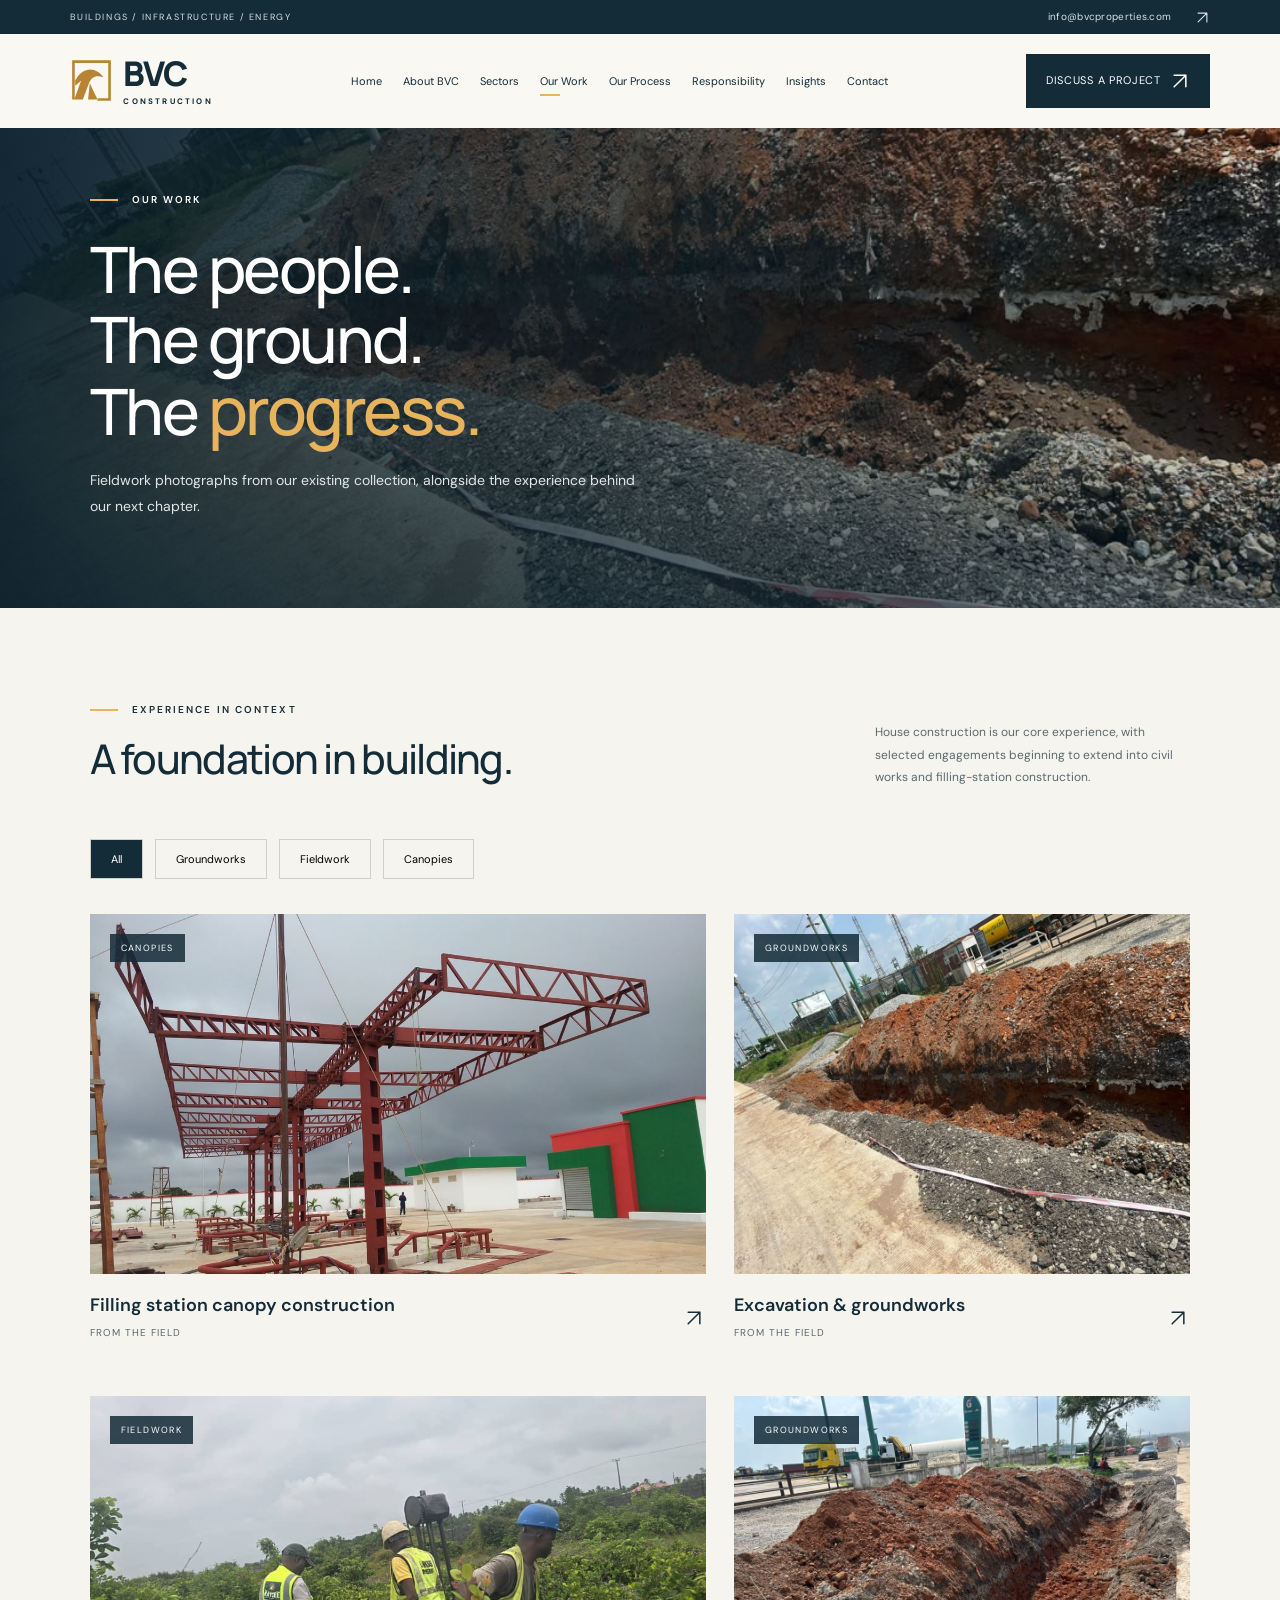
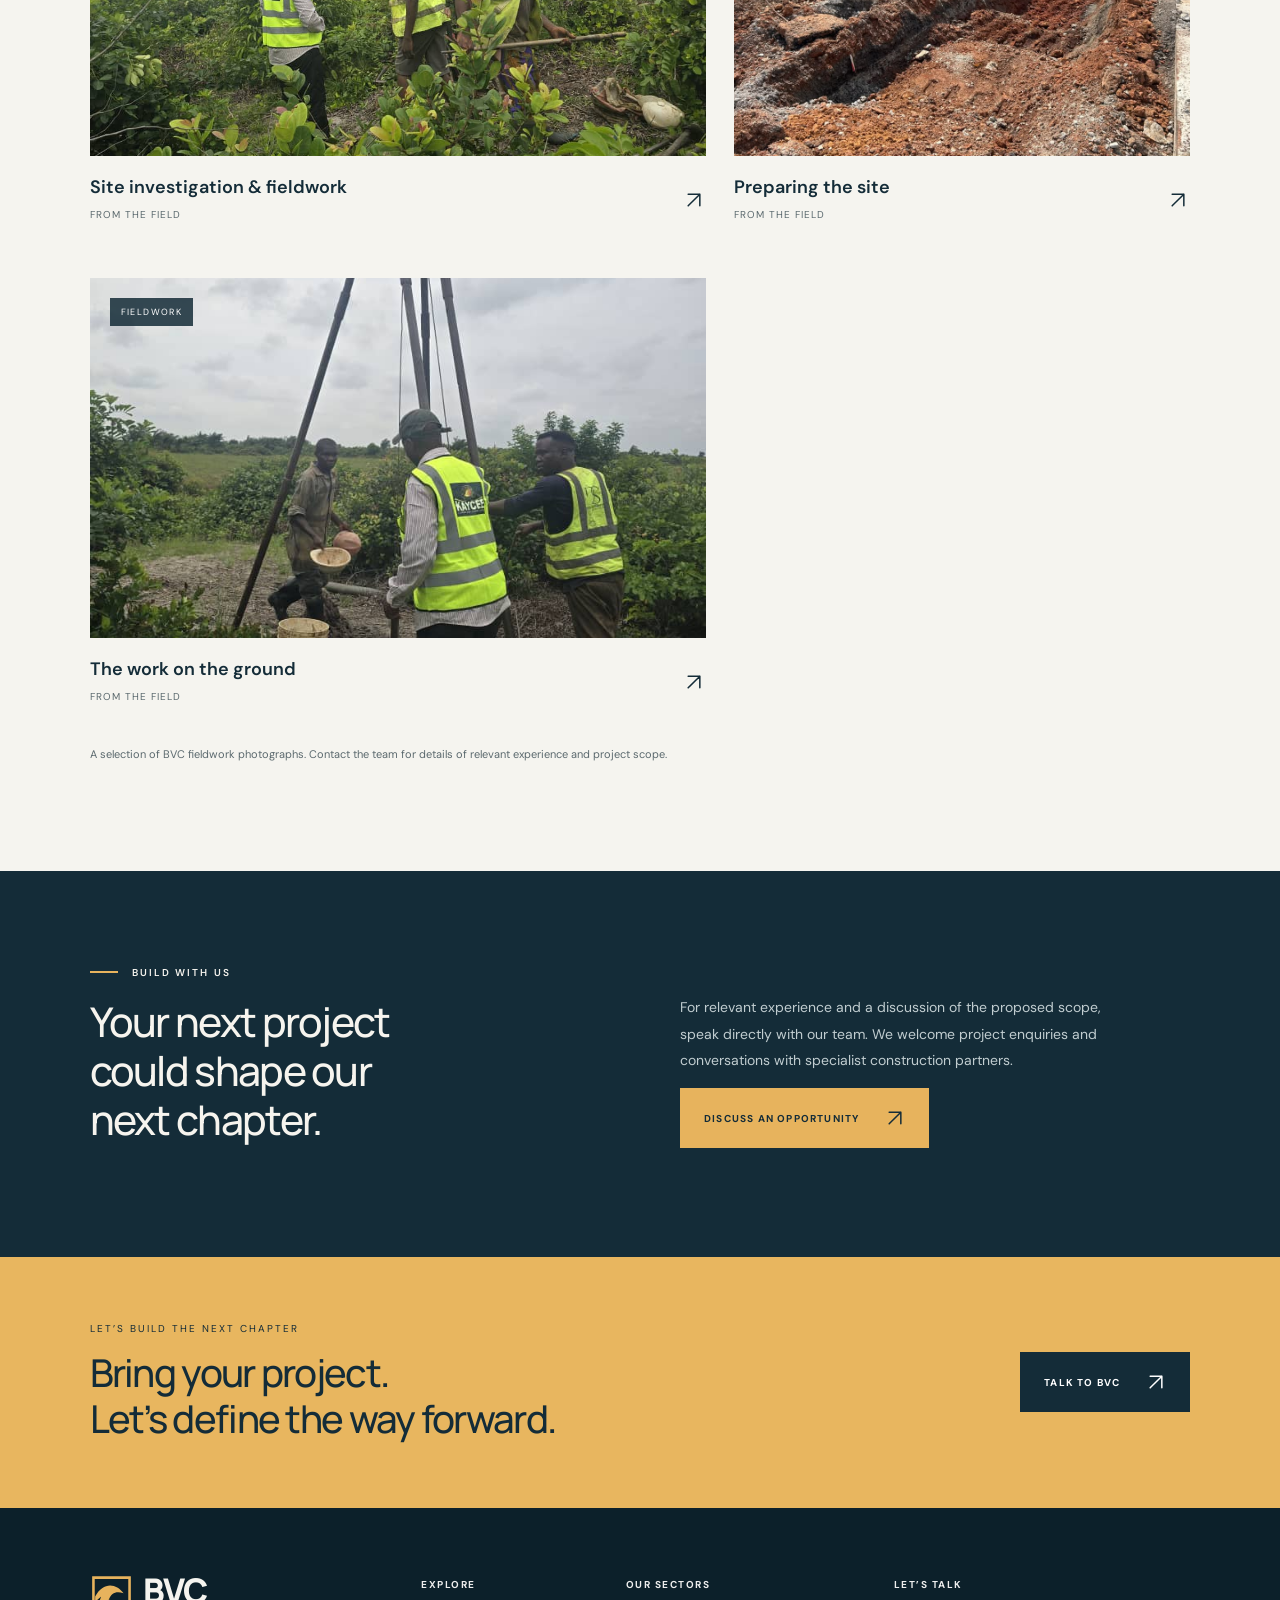
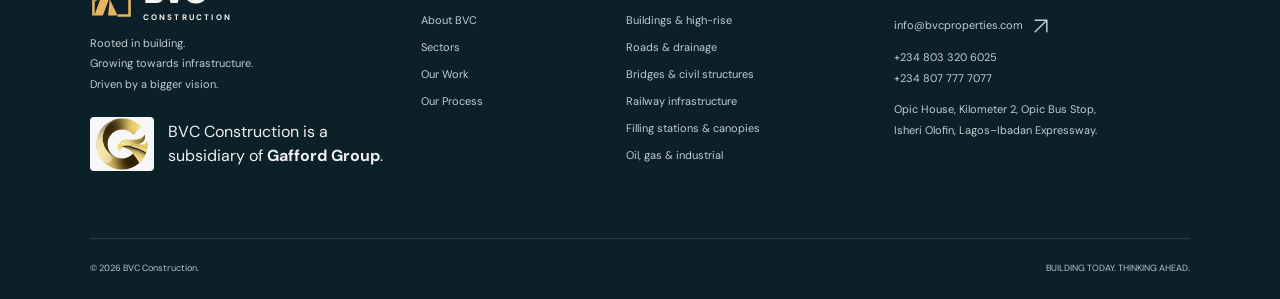
<file: projects.html>
<!doctype html><html lang="en"><head><meta charset="UTF-8"><meta name="viewport" content="width=device-width, initial-scale=1"><meta name="theme-color" content="#142c38"><meta name="description" content="BVC Construction: established residential experience, growing civil works engagements and a ten-year vision for buildings, infrastructure and energy construction in Nigeria."><title>Our Work | BVC Construction</title><link rel="icon" href="data:image/svg+xml,%3Csvg xmlns='http://www.w3.org/2000/svg' viewBox='0 0 40 40'%3E%3Crect width='40' height='40' fill='%23142c38'/%3E%3Ctext x='8' y='29' fill='%23e8b14d' font-size='28' font-family='serif'%3EB%3C/text%3E%3C/svg%3E"><link rel="stylesheet" href="style.css"><script src="app.js" defer></script></head><body><a class="skip-link" href="#main-content">Skip to content</a><div id="app"></div><noscript>Please enable JavaScript to explore BVC Construction. Contact info@bvcproperties.com for enquiries.</noscript></body></html>
</file>
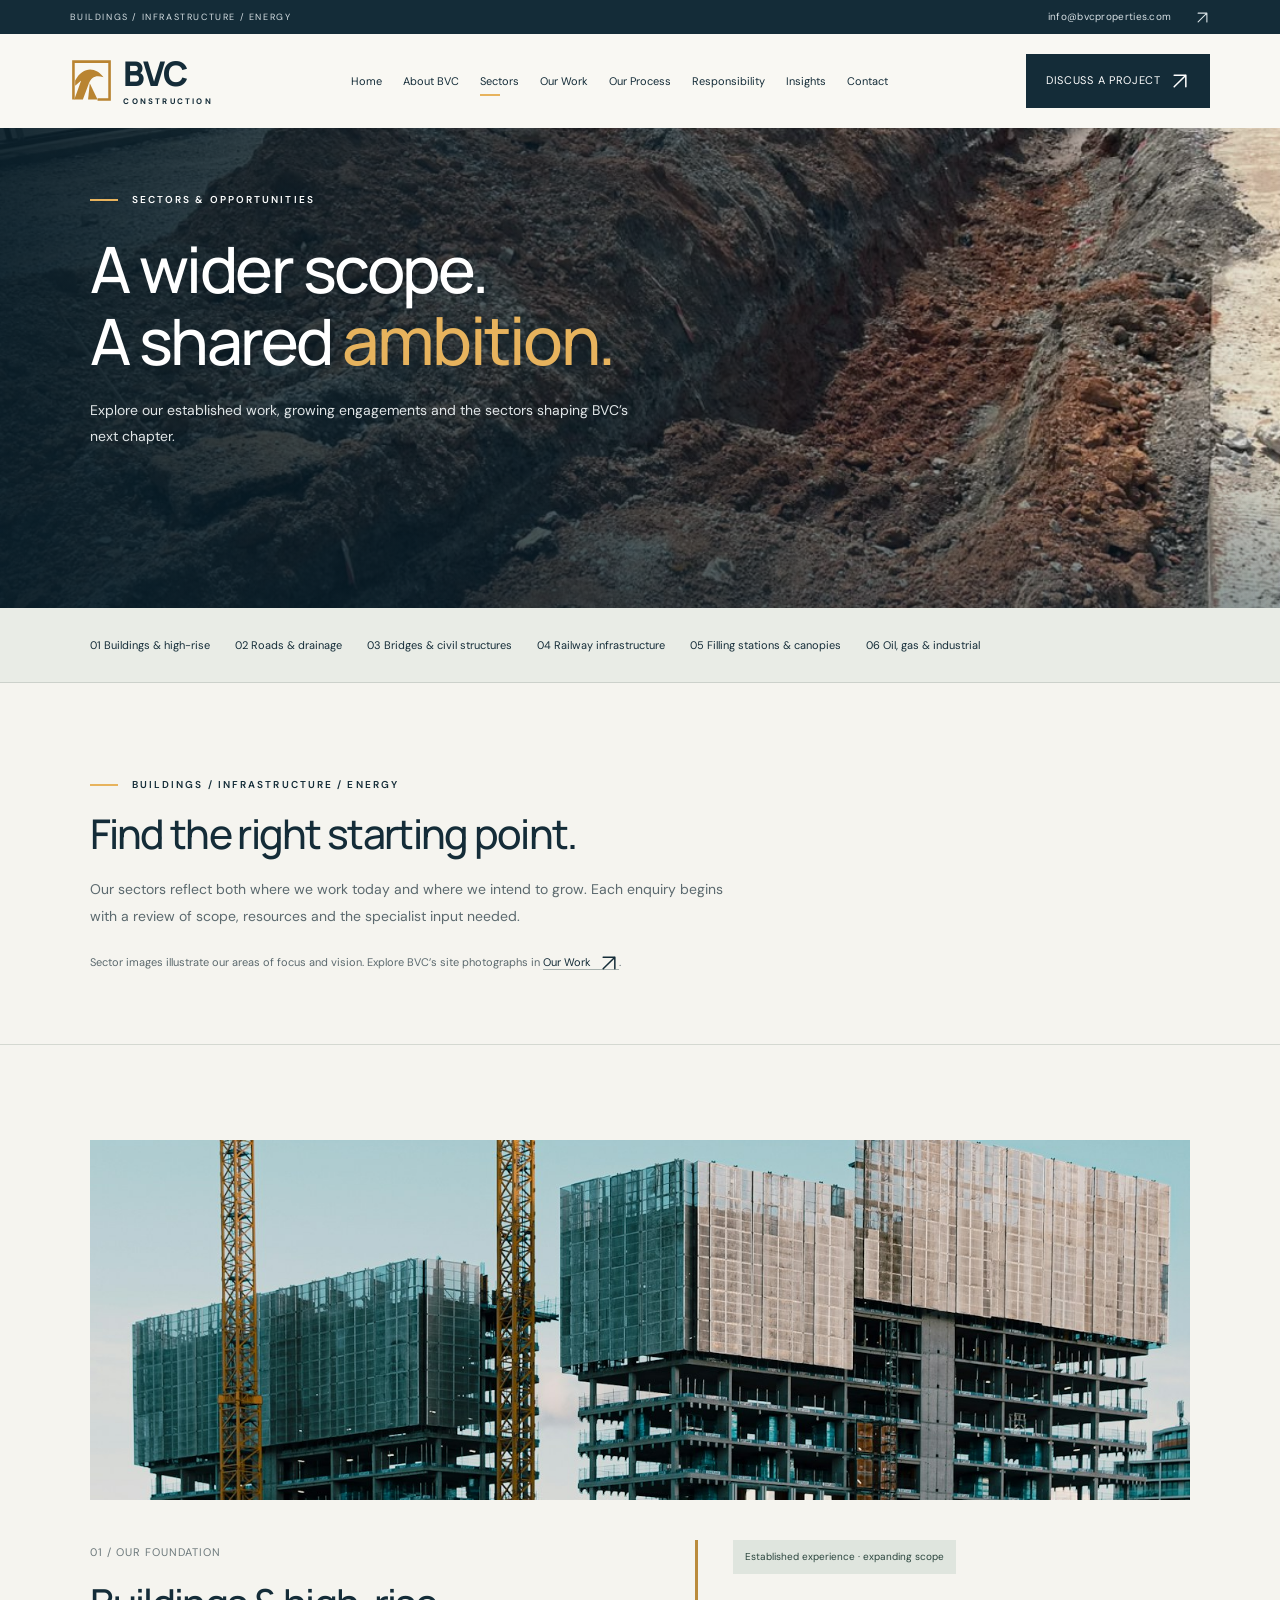
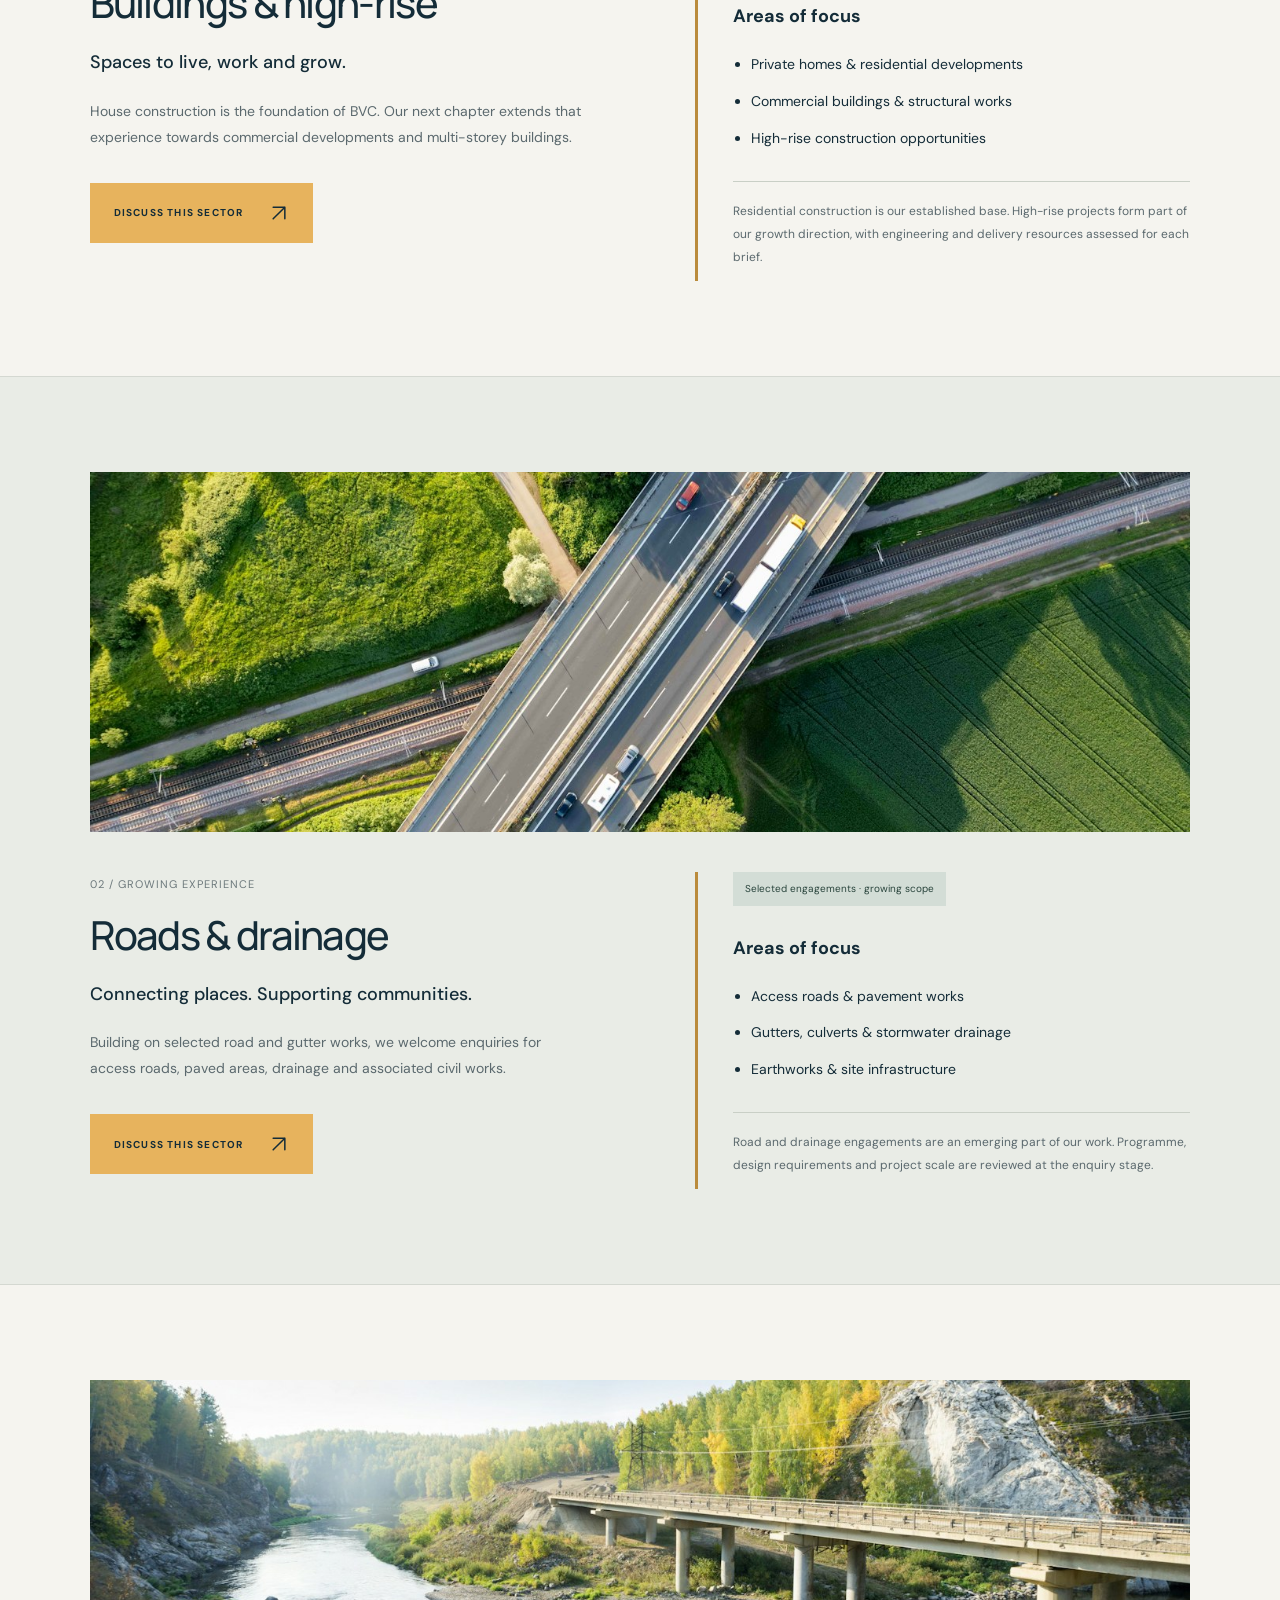
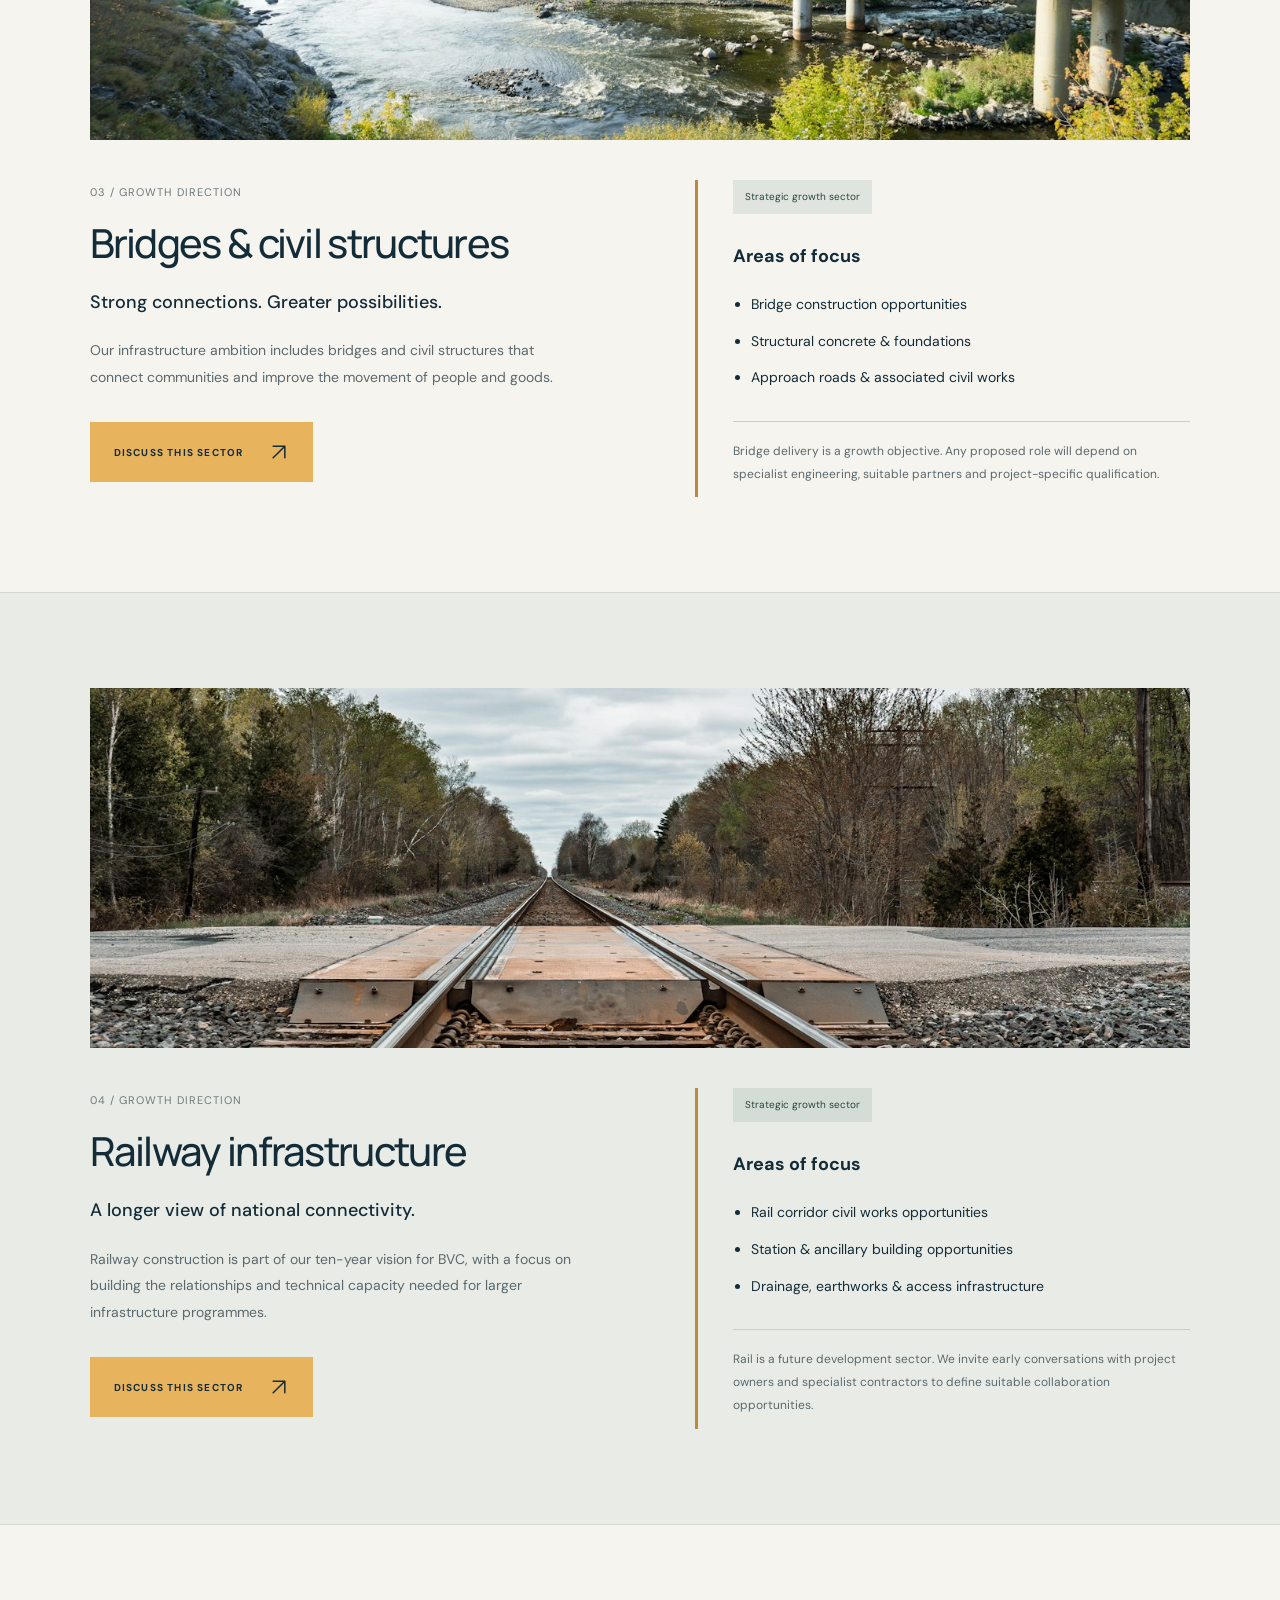
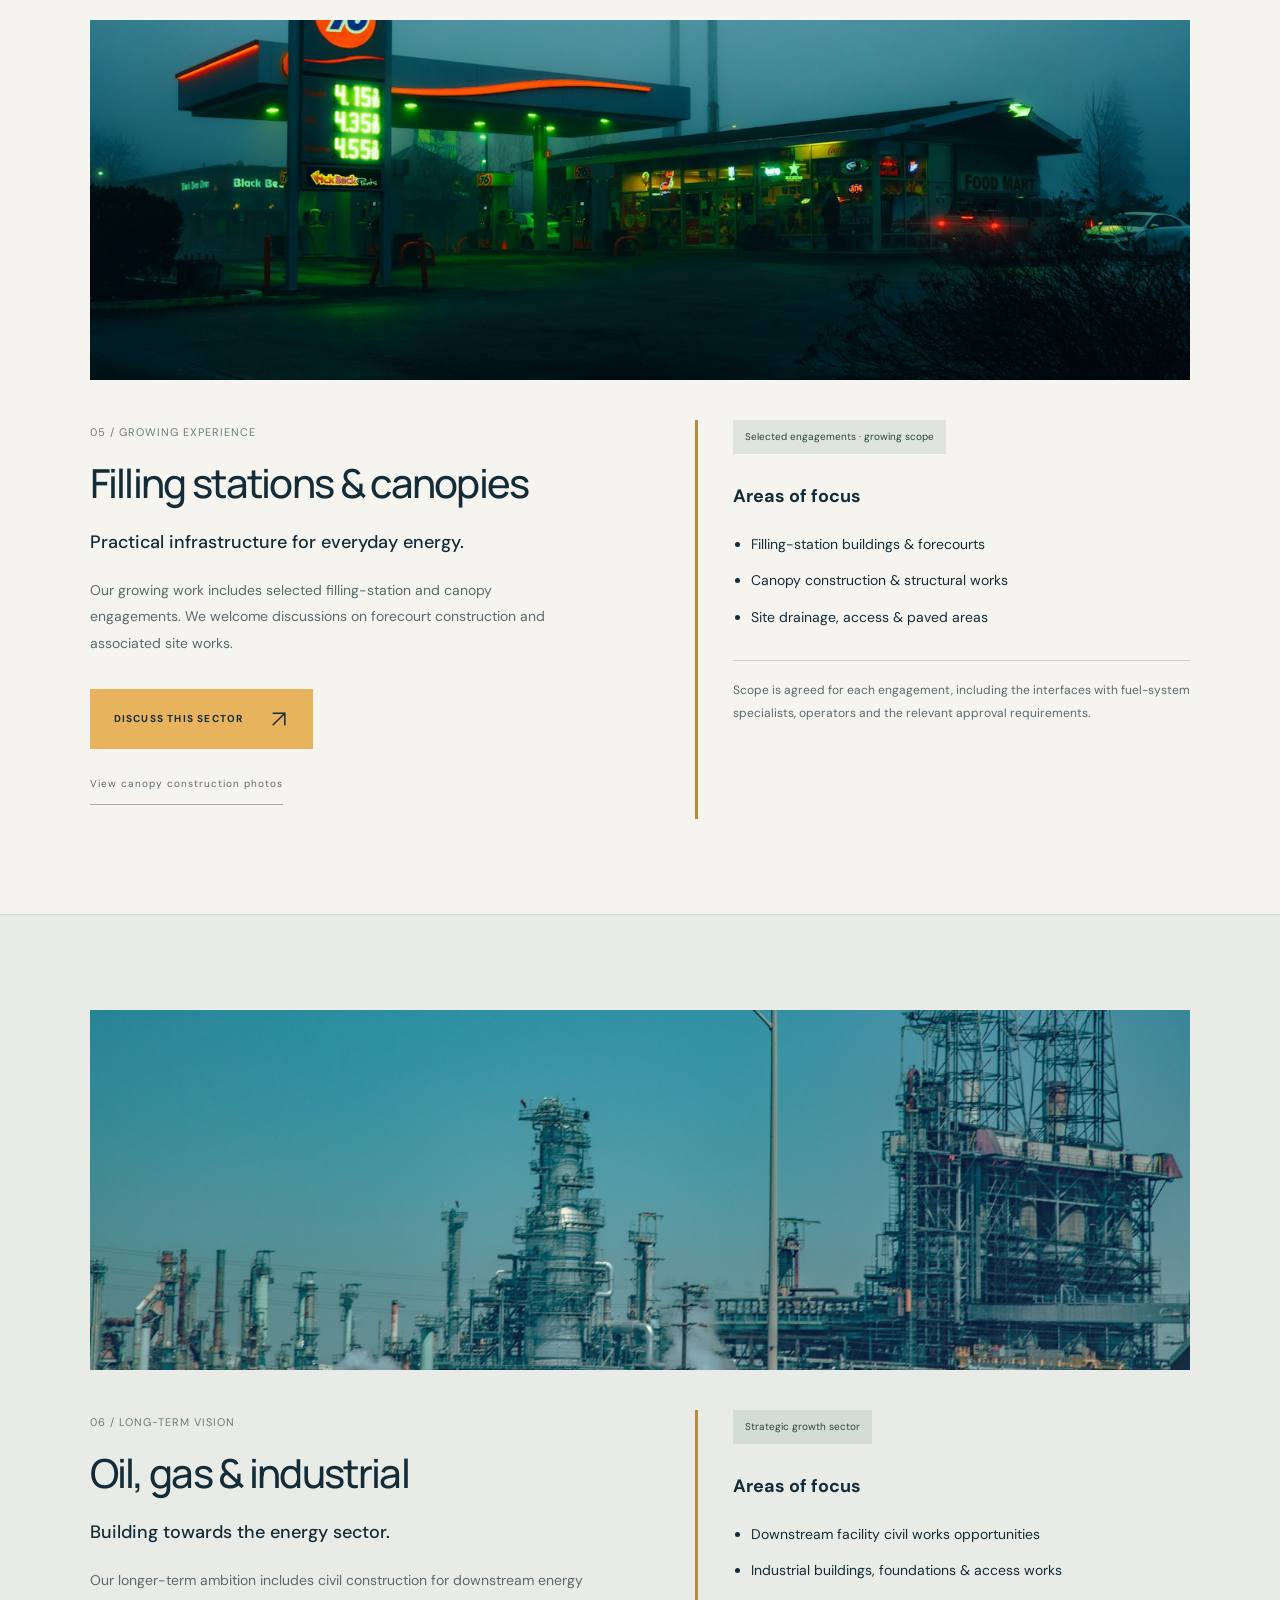
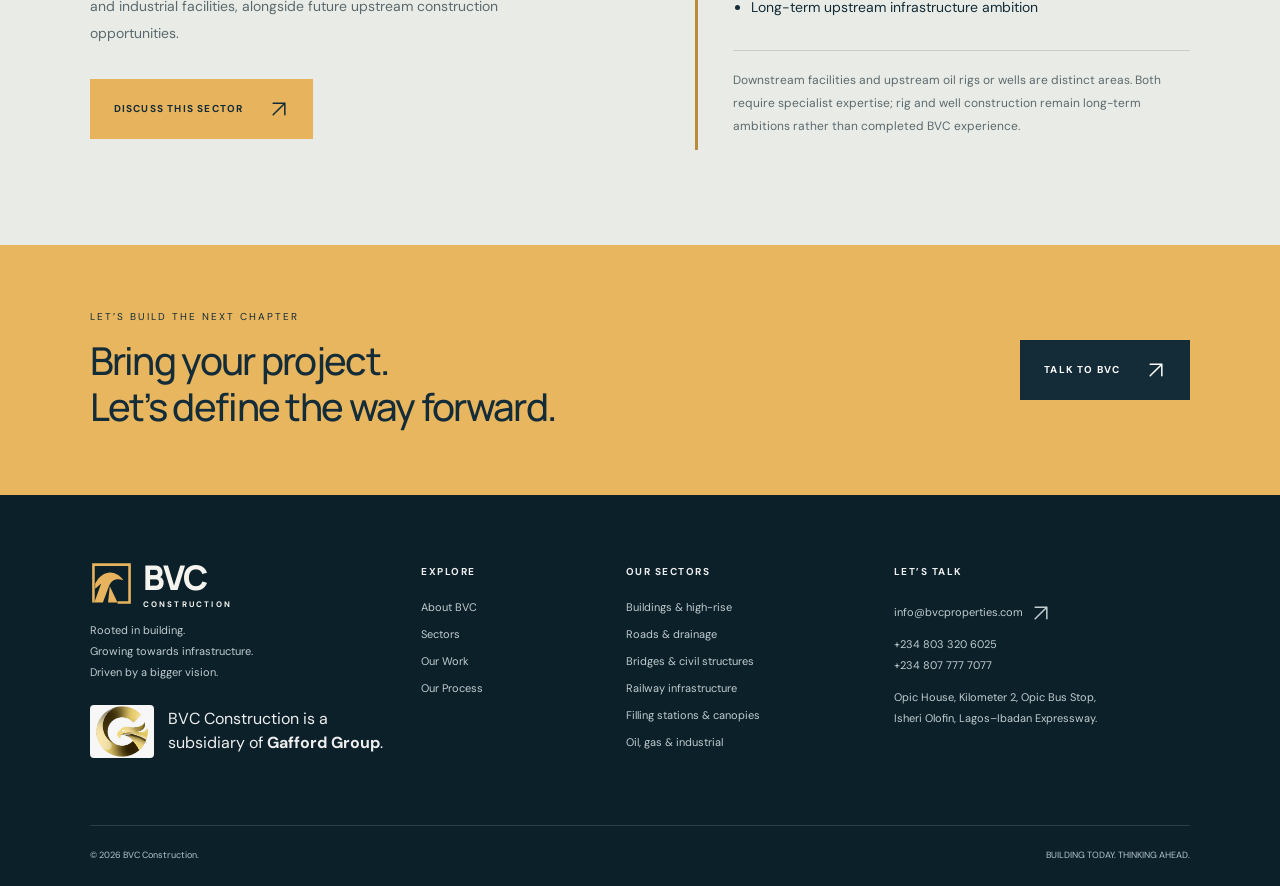
<file: services.html>
<!doctype html><html lang="en"><head><meta charset="UTF-8"><meta name="viewport" content="width=device-width, initial-scale=1"><meta name="theme-color" content="#142c38"><meta name="description" content="BVC Construction: established residential experience, growing civil works engagements and a ten-year vision for buildings, infrastructure and energy construction in Nigeria."><title>Construction Sectors | BVC Construction</title><link rel="icon" href="data:image/svg+xml,%3Csvg xmlns='http://www.w3.org/2000/svg' viewBox='0 0 40 40'%3E%3Crect width='40' height='40' fill='%23142c38'/%3E%3Ctext x='8' y='29' fill='%23e8b14d' font-size='28' font-family='serif'%3EB%3C/text%3E%3C/svg%3E"><link rel="stylesheet" href="style.css"><script src="app.js" defer></script></head><body><a class="skip-link" href="#main-content">Skip to content</a><div id="app"></div><noscript>Please enable JavaScript to explore BVC Construction. Contact info@bvcproperties.com for enquiries.</noscript></body></html>
</file>
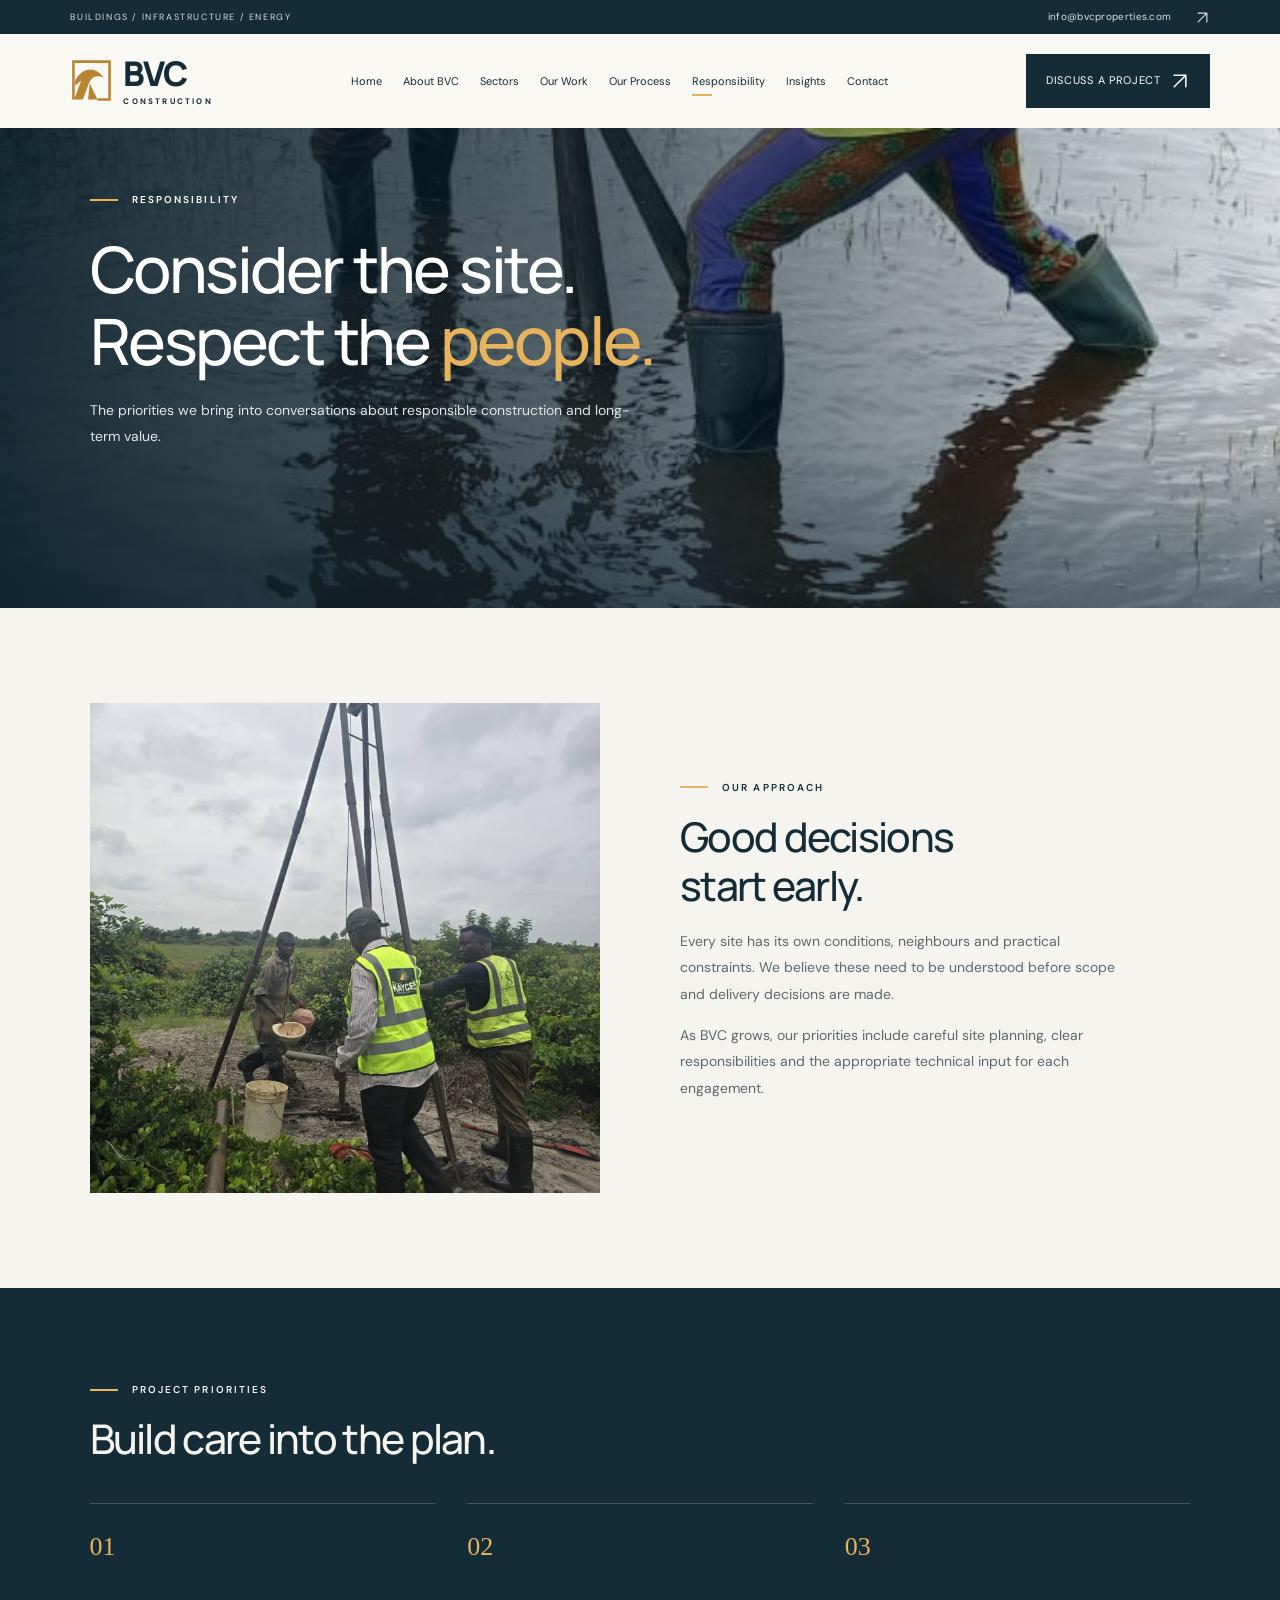
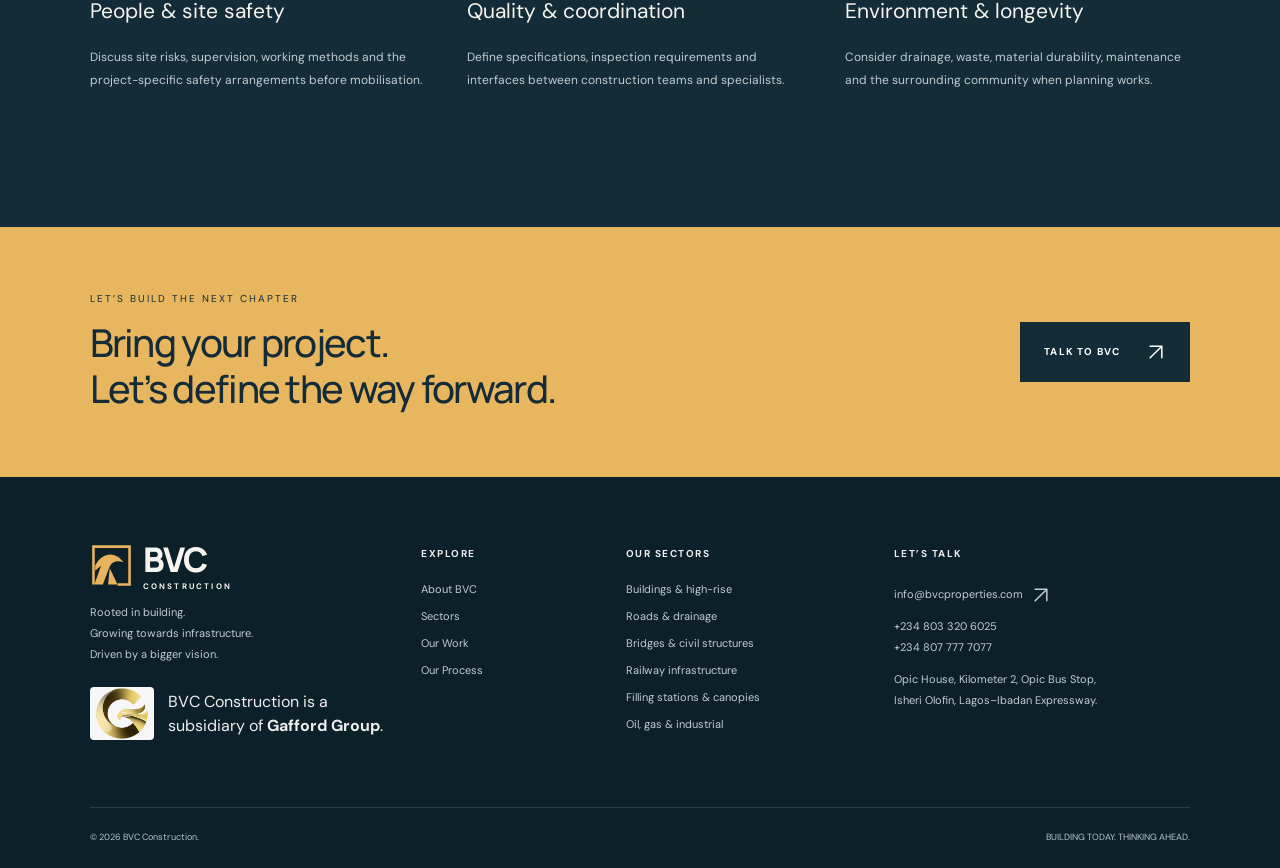
<file: sustainability.html>
<!doctype html><html lang="en"><head><meta charset="UTF-8"><meta name="viewport" content="width=device-width, initial-scale=1"><meta name="theme-color" content="#142c38"><meta name="description" content="BVC Construction: established residential experience, growing civil works engagements and a ten-year vision for buildings, infrastructure and energy construction in Nigeria."><title>Responsible Construction | BVC Construction</title><link rel="icon" href="data:image/svg+xml,%3Csvg xmlns='http://www.w3.org/2000/svg' viewBox='0 0 40 40'%3E%3Crect width='40' height='40' fill='%23142c38'/%3E%3Ctext x='8' y='29' fill='%23e8b14d' font-size='28' font-family='serif'%3EB%3C/text%3E%3C/svg%3E"><link rel="stylesheet" href="style.css"><script src="app.js" defer></script></head><body><a class="skip-link" href="#main-content">Skip to content</a><div id="app"></div><noscript>Please enable JavaScript to explore BVC Construction. Contact info@bvcproperties.com for enquiries.</noscript></body></html>
</file>
<file: style.css>
@import url('https://fonts.googleapis.com/css2?family=DM+Sans:wght@400;500;600;700&family=Manrope:wght@300;400;500;600;700;800&display=swap');
:root{--gold:#bca071;--ink:#1b2424;--cream:#f5f3ed}*{box-sizing:border-box}html{scroll-behavior:smooth}body{margin:0;background:var(--cream);color:var(--ink);font-family:'DM Sans',sans-serif}a{color:inherit;text-decoration:none}button,input,select,textarea{font:inherit}button,a{ -webkit-tap-highlight-color:transparent}button{cursor:pointer}header{height:100px;display:flex;align-items:center;justify-content:space-between;padding:0 5.5%;background:#f9f8f3;position:relative;z-index:5}.brand{display:flex;gap:10px;align-items:center}.brand svg{width:43px;height:48px}.brand strong{font-family:Georgia,serif;font-size:34px;line-height:1}.brand small{display:block;font-size:8px;letter-spacing:2.2px;margin-top:5px}nav{display:flex;gap:27px;font-size:12px}nav a{padding:12px 0;position:relative}nav a.active:after{content:'';position:absolute;bottom:4px;left:0;width:20px;height:2px;background:var(--gold)}.nav-cta{padding:15px 20px;border:1px solid #c8c6bd;font-size:11px;letter-spacing:1px}.arrow{margin-left:22px}.menu{display:none;background:none;border:0;font-size:23px}.hero{height:670px;min-height:580px;position:relative;color:white;overflow:hidden;background:#303c39}.hero-image{position:absolute;width:100%;height:100%;object-fit:cover;object-position:center 58%;animation:zoom 12s ease-out forwards}.hero:after{content:'';position:absolute;inset:0;background:linear-gradient(90deg,rgba(10,24,22,.73),rgba(10,24,22,.18) 80%),linear-gradient(0deg,rgba(10,24,22,.35),transparent 40%)}.hero-content{position:relative;z-index:1;padding:96px 7% 50px;max-width:900px}.eyebrow{font-size:10px;font-weight:600;letter-spacing:2.6px;text-transform:uppercase;display:flex;gap:14px;align-items:center}.eyebrow:before{content:'';height:1px;width:33px;background:var(--gold)}h1{font-family:Manrope,sans-serif;font-weight:400;font-size:clamp(48px,5.5vw,79px);letter-spacing:-3.4px;line-height:1.09;margin:28px 0 22px}h1 em,h2 em{font-family:Georgia,serif;font-weight:400;color:#d0b78d}h1 em{font-size:1.04em}p{font-size:14px;line-height:1.9;color:#737a76}.hero p{max-width:390px;color:#d6dcda;font-size:13px}.actions{display:flex;align-items:center;gap:28px;margin-top:32px}.button{border:0;background:var(--gold);color:#fff;padding:19px 25px;font-size:10px;letter-spacing:1.2px;text-transform:uppercase;display:inline-flex;align-items:center;justify-content:space-between;gap:26px}.text-link{font-size:11px;border-bottom:1px solid #ffffff70;padding:12px 0}.hero-bottom{position:absolute;bottom:30px;left:7%;right:5.5%;z-index:2;display:flex;justify-content:space-between;align-items:center}.hero-bottom span{font-size:9px;letter-spacing:2px}.slide-controls{display:flex;gap:14px;align-items:center}.slide-controls button{height:34px;width:34px;background:transparent;color:white;border:1px solid #ffffff50;border-radius:50%}.slide-controls i{display:block;width:75px;height:1px;background:#ffffff50}.intro-bar{display:flex;align-items:center;justify-content:space-between;padding:31px 7%;border-bottom:1px solid #deded5;gap:30px}.intro-bar p{font-size:12px;max-width:360px;margin:0}.values{display:flex;gap:46px}.values span{font-size:10px;letter-spacing:1px}.values b{font-size:18px;font-weight:400;color:var(--gold);margin-right:10px}section{padding:95px 7%}.section-top{display:flex;justify-content:space-between;align-items:end;margin-bottom:38px;gap:30px}h2{font:400 clamp(32px,3.2vw,48px)/1.2 Manrope,sans-serif;letter-spacing:-1.7px;margin:18px 0}h2 em{color:#9c845c}.section-top p{max-width:315px;font-size:12px}.outline-link{font-size:10px;letter-spacing:1px;padding:12px 0;border-bottom:1px solid #aaa}.project-grid{display:grid;grid-template-columns:1.35fr 1fr;gap:28px}.project-image{height:390px;position:relative;overflow:hidden;background:#deded5}.project-image img{width:100%;height:100%;object-fit:cover;transition:transform .8s}.project-card:hover img{transform:scale(1.045)}.project-image span{position:absolute;left:20px;top:20px;color:white;border:1px solid #ffffff65;background:#17262130;padding:8px 11px;font-size:9px;letter-spacing:1.4px}.project-meta{display:flex;justify-content:space-between;align-items:center;padding:19px 0}.project-meta h3{font-size:18px;font-weight:500;margin:0 0 6px}.project-meta p{margin:0;font-size:10px;letter-spacing:1px;text-transform:uppercase}.project-meta b{font-size:25px;font-weight:400}.dark-section{background:#202c29;color:#f6f4ee}.dark-section p{color:#aab4ae}.service-grid{display:grid;grid-template-columns:repeat(3,1fr);gap:32px;margin-top:40px}.service{padding:28px 0;border-top:1px solid #ffffff35}.service span{color:var(--gold);font:26px Georgia}.service h3{font-size:21px;font-weight:400;margin-top:35px}.service p{font-size:12px}.split{display:grid;grid-template-columns:1fr 1fr;gap:80px;align-items:center}.split img{width:100%;height:490px;object-fit:cover}.split p{max-width:440px}.small-label{font-size:10px;letter-spacing:2px;color:var(--gold)}.cta{padding:65px 7%;background:#e8e5db;display:flex;justify-content:space-between;align-items:center}.cta h2{font-size:37px;margin:0}footer{background:#17231f;color:#eee;padding:65px 7% 25px}.footer-grid{display:grid;grid-template-columns:2fr 1fr 1fr 1.5fr;gap:35px}footer p,footer a{font-size:11px;color:#aab3ac}footer h4{font-size:10px;letter-spacing:1.5px;margin:5px 0 22px}footer .links{display:flex;flex-direction:column;gap:13px}.copyright{border-top:1px solid #ffffff20;margin-top:45px;padding-top:23px;display:flex;justify-content:space-between;font-size:9px;color:#98a39c}.inner-hero{height:460px}.inner-hero .hero-content{padding-top:75px}.inner-hero h1{font-size:65px}.filters{display:flex;gap:12px;margin-bottom:35px;flex-wrap:wrap}.filters button{background:transparent;border:1px solid #d0d0c5;padding:12px 20px;font-size:11px}.filters button.active{background:var(--ink);color:white}.team-grid{display:grid;grid-template-columns:repeat(3,1fr);gap:28px}.panel{border-top:1px solid #c9c9bb;padding:25px 0}.panel h3{font-weight:500}.process{display:grid;grid-template-columns:repeat(4,1fr);gap:25px}.process b{font:40px Georgia;color:var(--gold)}.contact-grid{display:grid;grid-template-columns:1fr 1.3fr;gap:70px}.form-grid{display:grid;grid-template-columns:1fr 1fr;gap:22px}label{font-size:11px;display:block}input,textarea,select{width:100%;border:0;border-bottom:1px solid #bdbfb3;padding:13px 0;background:transparent;border-radius:0;color:var(--ink)}textarea{min-height:110px}.wide{grid-column:1/-1}.form-note{font-size:11px}.reveal{opacity:0;transform:translateY(24px);transition:opacity .8s,transform .8s}.reveal.visible{opacity:1;transform:none}.photo-note{font-size:10px;color:#8e9388;margin-top:20px}.journal-grid{display:grid;grid-template-columns:repeat(3,1fr);gap:30px}.journal-grid img{width:100%;height:240px;object-fit:cover}.journal-grid h3{font-size:22px;font-weight:400}.journal-grid details{font-size:13px;line-height:1.9}.journal-grid summary{cursor:pointer;color:#9c845c}.hidden{display:none!important}@keyframes zoom{from{transform:scale(1.08)}to{transform:scale(1)}}@media(min-width:1500px){header,section,footer,.intro-bar,.cta{padding-left:10%;padding-right:10%}}@media(max-width:1000px){nav{gap:15px}.nav-cta{display:none}.hero{height:640px}.values{gap:18px}.split{gap:35px}.footer-grid{grid-template-columns:2fr 1fr 1fr}.footer-grid>div:last-child{grid-column:1/-1}.project-image{height:330px}}@media(max-width:700px){header{height:80px;padding:0 6%}.menu{display:block}nav{display:none;position:absolute;top:80px;left:0;right:0;background:var(--cream);padding:20px 7%;flex-direction:column}nav.open{display:flex}.hero{height:620px}.hero-content{padding:90px 7% 50px}h1{font-size:53px;letter-spacing:-2px}.hero-image{object-position:65% center}.hero:after{background:linear-gradient(90deg,#10241bd9,#10241b45)}.intro-bar{align-items:start;flex-direction:column;padding:27px 7%}.values{width:100%;justify-content:space-between}.values span{font-size:8px}.values b{font-size:14px;margin-right:4px}section{padding:60px 7%}.section-top{display:block}.section-top .outline-link{display:inline-block}.project-grid,.split,.service-grid,.team-grid,.contact-grid,.journal-grid{grid-template-columns:1fr}.project-image{height:340px}.split{gap:30px}.split img{height:360px}.process{grid-template-columns:1fr 1fr}.cta{align-items:start;flex-direction:column;gap:28px}.cta h2{font-size:32px}.footer-grid{grid-template-columns:1fr 1fr}.footer-grid>div:first-child{grid-column:1/-1}.inner-hero{height:420px}.inner-hero h1{font-size:49px}.form-grid{grid-template-columns:1fr}.copyright{gap:20px;line-height:1.7}.hero-bottom{bottom:25px}.hero-bottom>span{font-size:8px;letter-spacing:1px}}@media(prefers-reduced-motion:reduce){*{animation:none!important;scroll-behavior:auto!important;transition:none!important}.reveal{opacity:1;transform:none}}
/* BVC: buildings, infrastructure and energy */
:root{--gold:#e7b35d;--ink:#142c38;--cream:#f5f4ef}body{color:var(--ink)}p{color:#5b696e}a:focus-visible,button:focus-visible,summary:focus-visible,input:focus-visible,textarea:focus-visible,select:focus-visible{outline:3px solid #bb7b1c;outline-offset:5px}h1,h2{font-weight:500}h1 em,h2 em{font-family:Manrope,sans-serif;font-style:normal;font-weight:500;color:var(--gold)}h2 em{color:var(--gold)}.utility{height:34px;background:var(--ink);color:#d7e0e4;display:flex;align-items:center;justify-content:space-between;padding:0 5.5%;font-size:9px;letter-spacing:1.6px}.utility a{font-size:10px;letter-spacing:.3px}.utility a span{margin-left:15px}header{height:94px}.brand{color:var(--ink)}.brand svg{color:#b98431}.brand strong{font-family:Manrope,sans-serif;font-weight:800;letter-spacing:-1px}.brand small{font-weight:700}.nav-cta{background:var(--ink);color:white;border:0;padding:17px 20px;letter-spacing:.7px}nav{gap:21px}nav a{font-size:11px}.home-hero{height:710px;background:#142c38}.home-hero .hero-content{padding-top:82px;max-width:980px}.home-hero h1{font-size:clamp(52px,6vw,86px);line-height:1.07;margin:25px 0;letter-spacing:-4px}.hero:after{background:linear-gradient(90deg,rgba(8,29,40,.93),rgba(8,29,40,.64) 48%,rgba(8,29,40,.08)),linear-gradient(0deg,#0c263866,transparent 35%)}.hero p{font-size:14px;line-height:1.85;max-width:405px;color:#e1e6e8}.hero-image{animation:none}.hero-index{position:absolute;z-index:2;right:6%;top:42px;writing-mode:vertical-rl;letter-spacing:4px;font-size:10px;color:#f8f8edb3}.button{background:var(--gold);color:#142c38;font-weight:700;padding:20px 24px;min-height:48px}.button:hover{background:#f0c77f}.eyebrow{font-size:10px;letter-spacing:2.1px}.eyebrow:before{width:28px;height:2px}.text-link{padding:15px 0}.hero-bottom{bottom:30px}.slide-controls button{width:42px;height:42px}.intro-bar{padding-top:30px;padding-bottom:30px;background:#eaece6}.intro-bar p{font-size:14px;color:var(--ink)}.intro-bar strong{font-weight:600}.values{gap:40px}.values a{font-size:11px;color:#946420;display:flex;gap:12px;align-items:center}.values b{font-family:Manrope,sans-serif;color:var(--ink);font-size:11px;font-weight:700;letter-spacing:1px;margin:0}.sector-grid{display:grid;grid-template-columns:repeat(3,1fr);border-top:1px solid #ccd1cb;border-left:1px solid #ccd1cb}.sector-card{padding:30px;display:flex;flex-direction:column;border-right:1px solid #ccd1cb;border-bottom:1px solid #ccd1cb;transition:background .2s}.sector-card:hover{background:#e9ece7}.sector-top{display:flex;justify-content:space-between;align-items:center;margin-bottom:35px}.sector-number{font-size:11px;letter-spacing:1px;color:#6d797c}.sector-symbol{font-size:31px;line-height:1;color:#99702d}.sector-card .small-label{font-size:8px;color:#85602b;font-weight:700;letter-spacing:1.5px}.sector-card h3{font:600 22px/1.35 Manrope,sans-serif;margin:14px 0 8px;letter-spacing:-.6px}.sector-card p{font-size:12px;line-height:1.85;margin-bottom:30px}.sector-link{margin-top:auto;padding-top:20px;border-top:1px solid #d7dad3;display:flex;justify-content:space-between;font-size:11px;font-weight:600}.sector-link b{font-size:18px}.vision-section{display:grid;grid-template-columns:1.1fr 1fr;gap:10%;background:#142c38;color:#f3f4ef}.vision-section p{color:#c1cdd0;max-width:440px}.vision-section .outline-link{display:inline-block;margin-top:16px;border-color:#54707b}.vision-steps>div{border-top:1px solid #ffffff38;padding:25px 0 20px}.vision-steps span{font-size:9px;letter-spacing:1.6px;color:var(--gold)}.vision-steps h3{font:500 23px/1.35 Manrope,sans-serif;margin:14px 0 8px}.vision-steps p{font-size:12px;margin:0}.project-image{height:360px}.project-image span{background:#142c38d9;border:0;text-transform:uppercase}.project-meta h3{font-weight:600;font-size:18px}.project-grid{row-gap:35px}.dark-section{background:#142c38}.dark-section p{color:#c1cdd0}.dark-section .panel{border-color:#ffffff38}.process{margin-top:35px}.process b{font:400 33px Manrope,sans-serif;color:#ba8b3c}.process p{font-size:12px}.process h3{font-size:18px;line-height:1.5}.cta{background:#e8b65f;gap:30px}.cta .small-label{color:#142c38;margin-bottom:15px}.cta .button{background:var(--ink);color:white}.cta h2{font-size:clamp(26px,3vw,40px)}footer{background:#0c202a}footer .brand{color:#f5f4ef}footer .brand svg{color:var(--gold)}footer p,footer a{color:#c1cdd0}footer .brand strong{color:#f5f4ef}.footer-grid{grid-template-columns:1.4fr .8fr 1.1fr 1.4fr}.copyright{color:#b5c5cb}.sector-nav{padding:23px 7%;display:flex;flex-wrap:wrap;gap:14px 25px;background:#e9ece6;border-bottom:1px solid #ccd1cb}.sector-nav a{font-size:11px;padding:7px 0}.sector-nav a:hover{color:#946420}.sector-intro{padding-bottom:60px}.sector-intro p{max-width:650px}.sector-detail{display:grid;grid-template-columns:1fr 1fr;gap:10%;border-top:1px solid #d4d8d1;scroll-margin-top:25px}.sector-detail h2{font-size:40px}.sector-detail .sector-lead{font-size:18px;font-weight:500;color:var(--ink)}.sector-detail .button{margin-top:18px}.tinted{background:#e9ece6}.scope-panel{border-left:3px solid #ba8b3c;padding-left:35px}.status-tag{display:inline-block;background:#dfe5de;padding:9px 12px;font-size:10px;line-height:1.6;color:#29443c}.tinted .status-tag{background:#d3ddd6}.scope-panel h3{font-size:18px;margin-top:30px}.scope-panel ul,.brief-list ul{padding-left:18px;line-height:1.9;font-size:14px}.scope-panel li,.brief-list li{padding:5px 0}.scope-panel p{font-size:12px;border-top:1px solid #c9cfc6;margin-top:25px;padding-top:18px}.brief-list{border:1px solid #ffffff38;padding:30px}.form-grid input,.form-grid select,.form-grid textarea{font-size:14px;min-height:46px}.form-grid textarea{min-height:140px}.form-grid label{font-size:12px}.contact-grid a{overflow-wrap:anywhere}.inner-hero .hero-content{max-width:1100px;padding-top:65px}.inner-hero h1{font-size:clamp(38px,5vw,65px);letter-spacing:-2.5px}.inner-hero{height:auto;min-height:480px}.inner-hero p{max-width:550px}.skip-link{position:fixed;left:20px;top:-100px;z-index:100;background:var(--ink);color:white;padding:15px}.skip-link:focus{top:10px}.sr-only{position:absolute;width:1px;height:1px;padding:0;margin:-1px;overflow:hidden;clip:rect(0,0,0,0);white-space:nowrap;border:0}.journal-grid summary{color:#73501d;padding:12px 0}.journal-grid h3{font-size:21px;line-height:1.45}.journal-grid details p{font-size:13px}.outline-link{display:inline-block;min-height:38px}.menu{color:var(--ink);min-width:44px;min-height:44px}.photo-note{font-size:11px;line-height:1.8;color:#5b696e}
@media(max-width:1150px){nav{gap:15px}.nav-cta{display:none}.sector-card{padding:25px}.values{gap:22px}.footer-grid{gap:25px}.sector-card h3{font-size:20px}}
@media(max-width:850px){.sector-grid{grid-template-columns:repeat(2,1fr)}.vision-section{gap:45px}.values{gap:15px}.values a{gap:7px}.values b{font-size:9px}.sector-detail{gap:40px}.scope-panel{padding-left:25px}nav{gap:11px}nav a{font-size:10px}.footer-grid{grid-template-columns:1fr 1fr}.footer-grid>div:last-child{grid-column:auto}.home-hero h1{font-size:67px}}
@media(max-width:700px){.utility{height:30px;padding:0 6%}.utility>span{font-size:7px;letter-spacing:.9px}.utility a{font-size:8px}.utility a span{display:none}header{height:80px}.home-hero{height:670px;min-height:0}.home-hero .hero-content{padding-top:65px;padding-bottom:80px}.home-hero h1{font-size:clamp(44px,10vw,65px);letter-spacing:-2.5px}.hero p{font-size:13px}.hero:after{background:linear-gradient(90deg,#0c2638ed,#0c263866)}.hero-index{display:none}.hero-bottom{left:7%;right:7%;gap:15px}.hero-bottom>span{max-width:140px;font-size:8px;line-height:1.8}.slide-controls{gap:10px}.slide-controls i{width:22px}.slide-controls button{width:38px;height:38px}.actions{gap:22px;flex-wrap:wrap}.button{font-size:9px;padding:18px 20px}.intro-bar{padding:25px 7%;gap:22px}.values{gap:14px;flex-wrap:wrap;justify-content:flex-start}.values a{gap:6px}.values b{font-size:9px}.sector-grid{grid-template-columns:1fr}.sector-card{padding:25px}.sector-top{margin-bottom:20px}.sector-card p{max-width:470px}.vision-section{grid-template-columns:1fr;gap:35px}.vision-section h2{font-size:36px}.vision-steps>div{padding:25px 0}.project-image{height:310px}.sector-detail{grid-template-columns:1fr;gap:35px;scroll-margin-top:10px}.sector-detail h2{font-size:34px}.sector-nav{gap:8px 20px;padding:20px 7%}.sector-nav a{font-size:10px;line-height:1.6}.scope-panel{padding-left:23px}.sector-intro{padding-bottom:45px}.inner-hero{min-height:430px;height:auto}.inner-hero .hero-content{padding-top:55px;padding-bottom:45px}.inner-hero h1{font-size:43px;letter-spacing:-2px}.contact-grid{gap:40px}.footer-grid{grid-template-columns:1fr 1fr}.footer-grid>div:last-child{grid-column:1/-1}.cta{padding:45px 7%;gap:25px}.copyright{font-size:8px}.process{gap:24px}.process h3{font-size:16px}.process p{font-size:12px}.split img{height:330px}.small-label{line-height:1.7}.brief-list{padding:23px}h2{letter-spacing:-1.3px}.section-top p{max-width:100%}}
@media(prefers-reduced-motion:reduce){html{scroll-behavior:auto}.sector-card{transition:none}}
/* Sector photography and the six-part About vision */
.sector-visual{margin:0;overflow:hidden;background:#dce2de}.sector-visual img{display:block;width:100%;height:100%;object-fit:cover;transition:transform .6s ease}.card-visual{height:215px;flex-shrink:0;margin:-30px -30px 27px}.sector-card:hover .card-visual img{transform:scale(1.04)}.sector-card .sector-top{margin-bottom:24px}.sector-image-note{margin-top:24px;max-width:760px}.sector-image-note a{color:var(--ink);border-bottom:1px solid #a8b2af}.detail-visual{grid-column:1/-1;height:360px;margin-bottom:5px}.sector-detail{row-gap:35px}.about-vision-intro{padding-bottom:55px}.about-vision-intro .section-top p{max-width:420px}.vision-jump-links{display:grid;grid-template-columns:repeat(3,1fr);border-top:1px solid #ccd1cb;border-left:1px solid #ccd1cb;margin-top:42px}.vision-jump-links a{display:flex;align-items:center;gap:13px;padding:24px 20px;border-right:1px solid #ccd1cb;border-bottom:1px solid #ccd1cb;font-size:12px;font-weight:600;transition:background .2s}.vision-jump-links a:hover{background:#e9ece7}.vision-jump-links span{color:#99702d;font-size:10px}.vision-jump-links b{margin-left:auto;font-size:17px;font-weight:400}.about-vision{display:grid;grid-template-columns:1fr 1fr;gap:7%;align-items:center;border-top:1px solid #d4d8d1;scroll-margin-top:24px;padding-top:75px;padding-bottom:75px}.about-vision .vision-visual{height:570px}.about-vision h2{font-size:40px;margin-top:16px}.about-vision h3{font:500 19px/1.55 Manrope,sans-serif;letter-spacing:-.4px;margin:20px 0 12px}.about-vision-copy>.small-label{color:#85602b;font-size:9px;font-weight:700}.about-vision-copy>p{font-size:13px}.vision-focus{list-style:none;padding:0;margin:23px 0}.vision-focus li{font-size:12px;border-top:1px solid #cbd1cb;padding:12px 0 12px 20px;position:relative;line-height:1.6}.vision-focus li:before{content:'+';color:#9a702b;position:absolute;left:0;font-size:14px}.vision-path{border-left:2px solid #ba8b3c;padding:3px 0 3px 18px;margin:25px 0}.vision-path span{font-size:9px;letter-spacing:1.5px;color:#85602b;font-weight:700}.vision-path p{font-size:12px;line-height:1.8;margin:7px 0 0}.vision-reverse .vision-visual{grid-column:2;grid-row:1}.vision-reverse .about-vision-copy{grid-column:1;grid-row:1}
@media(max-width:1150px){.card-visual{margin:-25px -25px 25px;height:195px}.about-vision{gap:5%}.about-vision h2{font-size:34px}.about-vision .vision-visual{height:600px}}
@media(max-width:850px){.vision-jump-links{grid-template-columns:repeat(2,1fr)}.about-vision{gap:30px}.about-vision .vision-visual{height:640px}.about-vision h2{font-size:30px}.detail-visual{height:300px}}
@media(max-width:700px){.card-visual{height:230px}.about-vision-intro{padding-bottom:42px}.vision-jump-links{grid-template-columns:1fr;margin-top:28px}.vision-jump-links a{padding:20px}.about-vision{grid-template-columns:1fr;gap:30px;padding-top:45px;padding-bottom:50px}.about-vision .vision-visual{height:310px}.vision-reverse .vision-visual,.vision-reverse .about-vision-copy{grid-column:auto;grid-row:auto}.about-vision h2{font-size:33px}.about-vision h3{font-size:18px}.detail-visual{height:260px}.sector-detail{row-gap:28px}.sector-image-note{font-size:10px;line-height:1.8}}
/* Vector arrows retain their size, stroke and alignment across mobile fonts. */
.ui-arrow{display:inline-block;width:20px;height:20px;min-width:20px;flex:0 0 20px;vertical-align:middle;margin-inline-start:5px;overflow:visible;letter-spacing:normal;pointer-events:none}.button>span,.sector-link>b,.project-meta>b,.vision-jump-links b{display:inline-flex;align-items:center;justify-content:center;flex-shrink:0;line-height:1}.button .ui-arrow,.sector-link .ui-arrow,.project-meta .ui-arrow,.vision-jump-links .ui-arrow{margin:0}.sector-symbol .ui-arrow{width:30px;height:30px;min-width:30px;margin:0}.slide-controls button{display:inline-flex;align-items:center;justify-content:center;flex-shrink:0}.slide-controls button .ui-arrow{margin:0;width:20px;height:20px}.text-link,.outline-link{line-height:1.7}.text-link .ui-arrow,.outline-link .ui-arrow,.journal-grid summary .ui-arrow{vertical-align:-4px}.utility .ui-arrow{width:15px;height:15px;min-width:15px}.vision-jump-links b{min-width:24px}.project-meta>b{min-width:24px;margin-left:12px}
@media(max-width:700px){.ui-arrow{width:20px;height:20px;min-width:20px}.button{gap:20px}.slide-controls button{width:44px;height:44px;min-width:44px}.slide-controls{gap:8px}.sector-link>b,.project-meta>b,.vision-jump-links b{min-width:24px;min-height:24px}.sector-symbol .ui-arrow{width:30px;height:30px;min-width:30px}.utility .ui-arrow{width:15px;height:15px;min-width:15px}}

.group-affiliation {
  display: flex;
  align-items: center;
  gap: 14px;
  margin-block: 22px;
  font-size: 1rem;
  line-height: 1.5;
}
.group-affiliation > img,
.split .group-affiliation > img {
  display: block;
  width: 64px;
  height: auto;
  aspect-ratio: 487 / 410;
  flex: none;
  border-radius: 4px;
}
.canopy-gallery {
  display: grid;
  grid-template-columns: repeat(auto-fit, minmax(min(100%, 248px), 1fr));
  gap: 16px;
}
.canopy-gallery a {
  display: block;
  background: #e8e6de;
}
.canopy-gallery img {
  display: block;
  width: 100%;
  aspect-ratio: 4 / 3;
  object-fit: contain;
}

.slide-controls #slide-playback {
  width: auto;
  padding-inline: 12px;
  border-radius: 22px;
  font-size: .875rem;
}

@media (max-width: 480px) {
  .hero-bottom {
    flex-wrap: wrap;
  }
}
</file>
